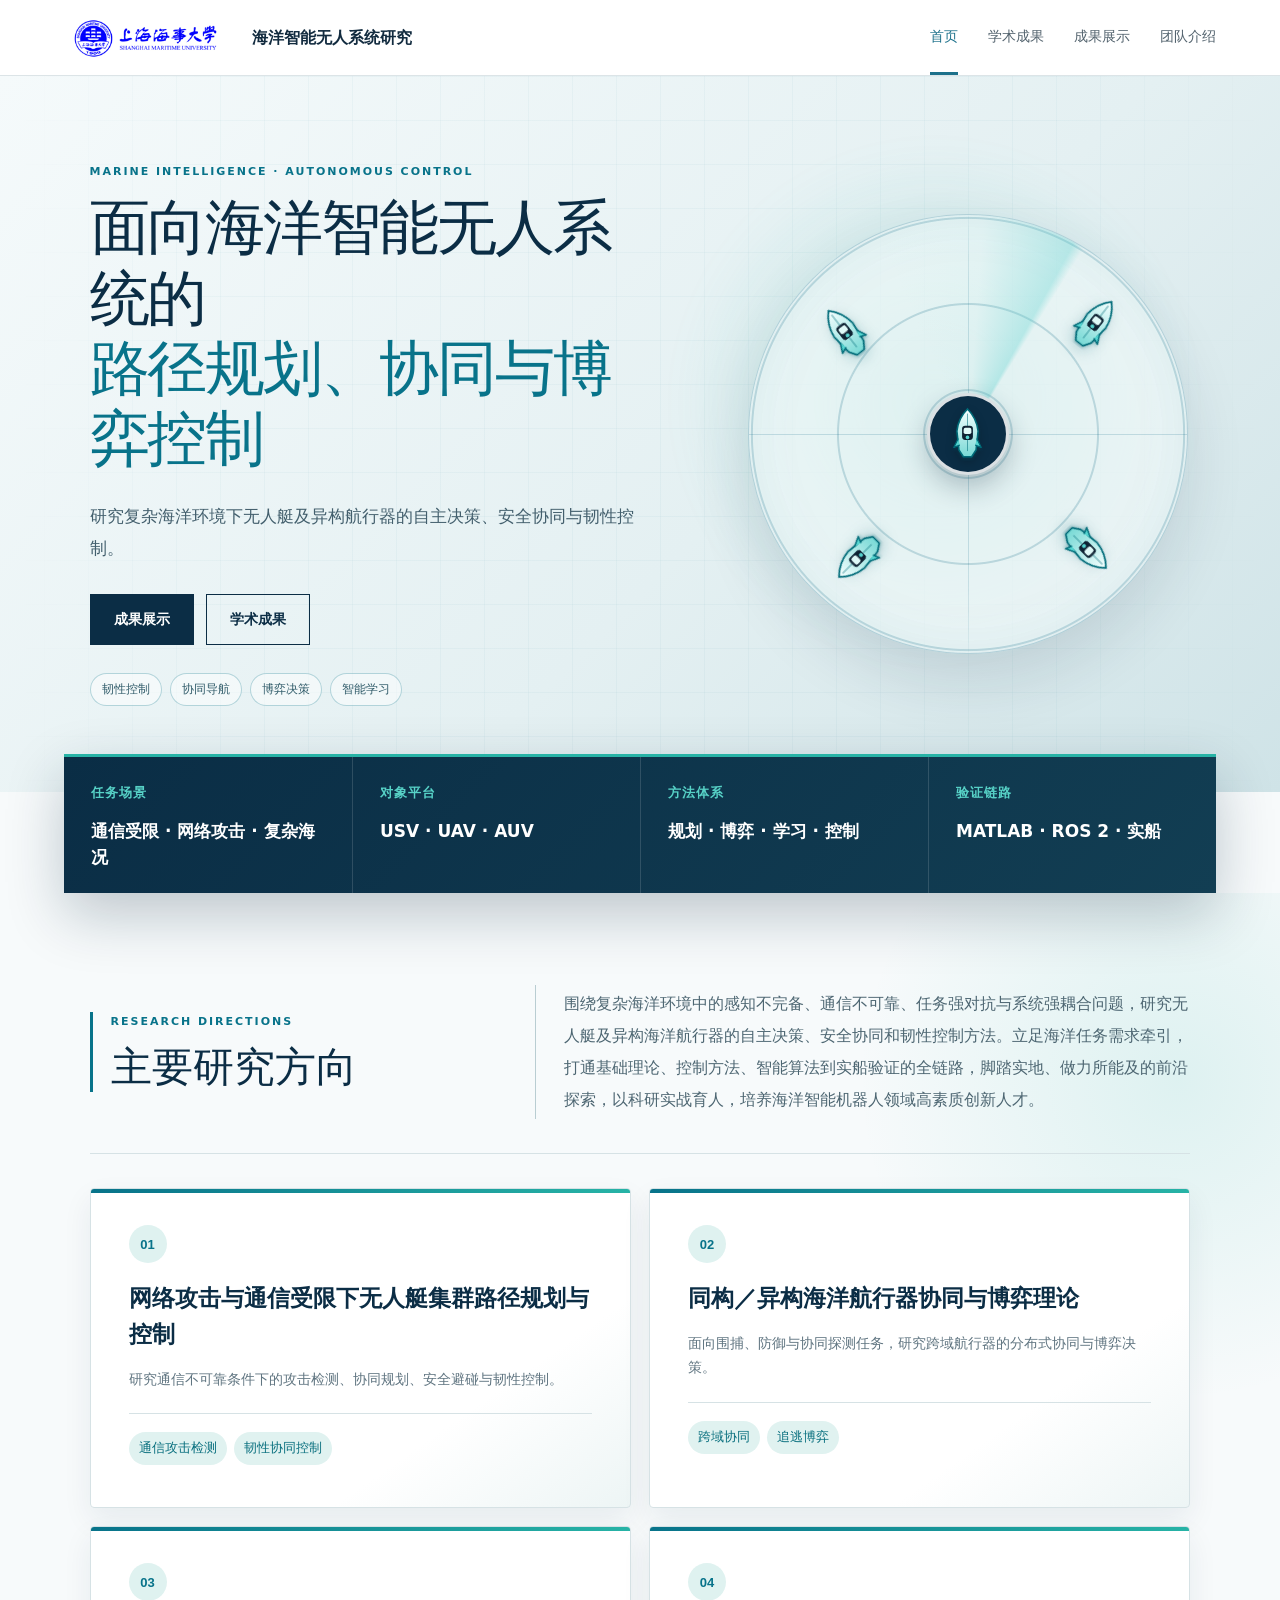
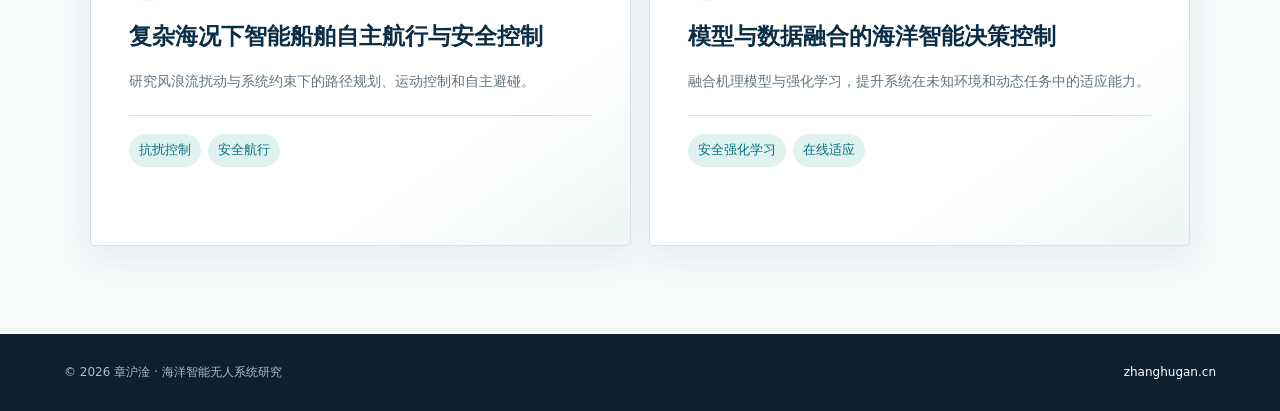
<file: index.html>
<!doctype html>
<html lang="zh-CN"><head><meta charset="utf-8"><meta name="viewport" content="width=device-width,initial-scale=1"><meta name="description" content="海洋智能无人系统路径规划、协同与博弈控制研究"><title>海洋智能无人系统研究</title><link rel="stylesheet" href="styles.css"><link rel="stylesheet" href="home.css"><link rel="stylesheet" href="radar.css"><link rel="stylesheet" href="home-tuning.css"></head>
<body>
<header class="header"><a class="brand" href="index.html"><img src="assets/smu-logo.png" alt="上海海事大学"><b>海洋智能无人系统研究</b></a><button class="menu" aria-label="打开导航">☰</button><nav><a class="active" href="index.html">首页</a><a href="publications.html?v=20261121-academic">学术成果</a><a href="showcase.html">成果展示</a><a href="team.html">团队介绍</a></nav></header>
<main class="home-page">
  <section class="home-hero">
    <div class="hero-copy"><p class="home-eyebrow">MARINE INTELLIGENCE · AUTONOMOUS CONTROL</p><h1>面向海洋智能无人系统的<br><em>路径规划、协同与博弈控制</em></h1><p>研究复杂海洋环境下无人艇及异构航行器的自主决策、安全协同与韧性控制。</p><div class="hero-actions"><a href="showcase.html">成果展示</a><a class="ghost" href="publications.html?v=20261121-academic">学术成果</a></div><ul class="hero-tags"><li>韧性控制</li><li>协同导航</li><li>博弈决策</li><li>智能学习</li></ul></div>
    <div class="system-map radar-map" aria-label="无人艇集群动态雷达探测示意图"><div class="radar-grid"></div><div class="radar-sweep"></div><i class="radar-pulse pulse-one"></i><i class="radar-pulse pulse-two"></i><i class="radar-pulse pulse-three"></i><div class="center-usv"><img src="assets/usv-top.svg" alt="中心无人艇"></div><img class="radar-usv boat-one" src="assets/usv-top.svg" alt="协同无人艇一"><img class="radar-usv boat-two" src="assets/usv-top.svg" alt="协同无人艇二"><img class="radar-usv boat-three" src="assets/usv-top.svg" alt="协同无人艇三"><img class="radar-usv boat-four" src="assets/usv-top.svg" alt="协同无人艇四"></div>
  </section>

  <section class="capability-band" aria-label="研究体系概览">
    <article><span>任务场景</span><strong>通信受限 · 网络攻击 · 复杂海况</strong></article>
    <article><span>对象平台</span><strong>USV · UAV · AUV</strong></article>
    <article><span>方法体系</span><strong>规划 · 博弈 · 学习 · 控制</strong></article>
    <article><span>验证链路</span><strong>MATLAB · ROS 2 · 实船</strong></article>
  </section>

  <section class="research-focus">
    <header class="section-heading"><div><p>RESEARCH DIRECTIONS</p><h2>主要研究方向</h2></div><p>围绕复杂海洋环境中的感知不完备、通信不可靠、任务强对抗与系统强耦合问题，研究无人艇及异构海洋航行器的自主决策、安全协同和韧性控制方法。立足海洋任务需求牵引，打通基础理论、控制方法、智能算法到实船验证的全链路，脚踏实地、做力所能及的前沿探索，以科研实战育人，培养海洋智能机器人领域高素质创新人才。</p></header>
    <div class="direction-grid">
      <article><span>01</span><h3>网络攻击与通信受限下无人艇集群路径规划与控制</h3><p>研究通信不可靠条件下的攻击检测、协同规划、安全避碰与韧性控制。</p><ul><li>通信攻击检测</li><li>韧性协同控制</li></ul></article>
      <article><span>02</span><h3>同构／异构海洋航行器协同与博弈理论</h3><p>面向围捕、防御与协同探测任务，研究跨域航行器的分布式协同与博弈决策。</p><ul><li>跨域协同</li><li>追逃博弈</li></ul></article>
      <article><span>03</span><h3>复杂海况下智能船舶自主航行与安全控制</h3><p>研究风浪流扰动与系统约束下的路径规划、运动控制和自主避碰。</p><ul><li>抗扰控制</li><li>安全航行</li></ul></article>
      <article><span>04</span><h3>模型与数据融合的海洋智能决策控制</h3><p>融合机理模型与强化学习，提升系统在未知环境和动态任务中的适应能力。</p><ul><li>安全强化学习</li><li>在线适应</li></ul></article>
    </div>
  </section>

</main>
<footer><p>© 2026 章沪淦 · 海洋智能无人系统研究</p><a href="index.html">zhanghugan.cn</a></footer><script src="app.js"></script></body></html>
</file>
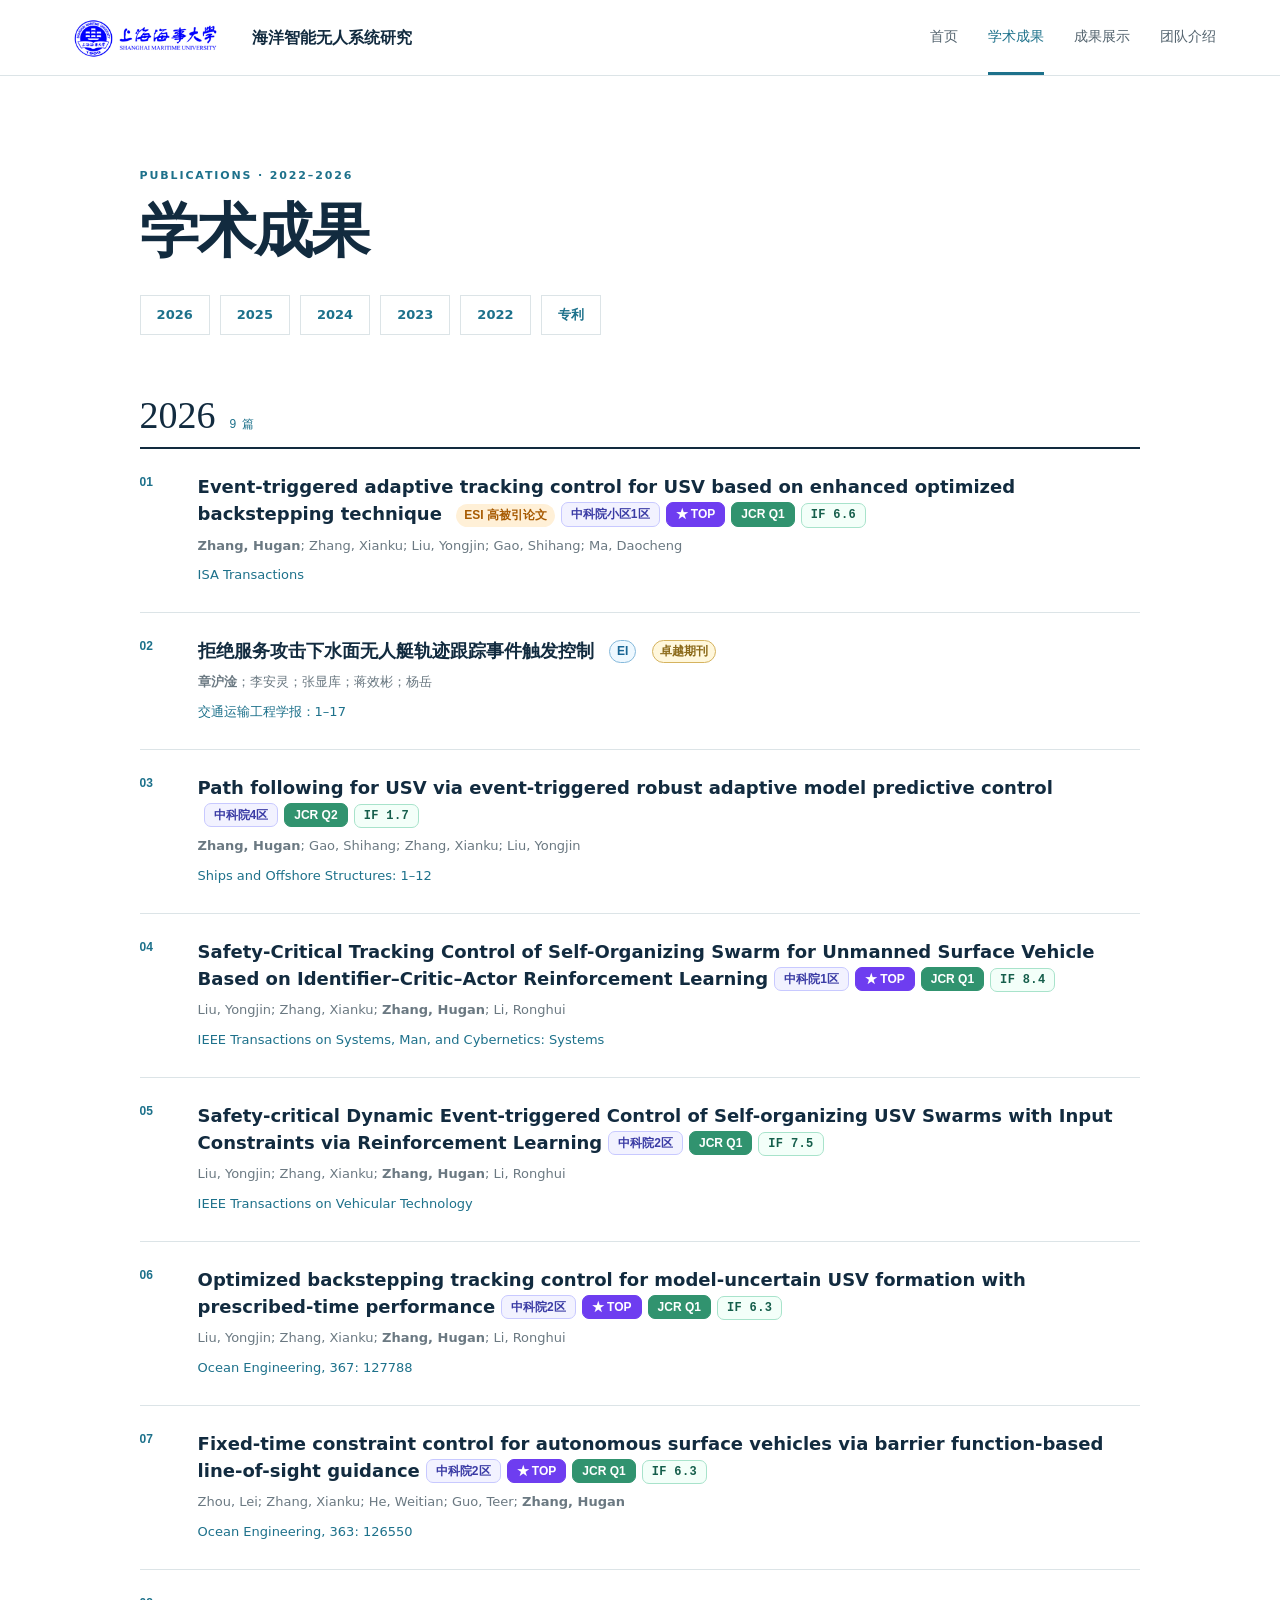
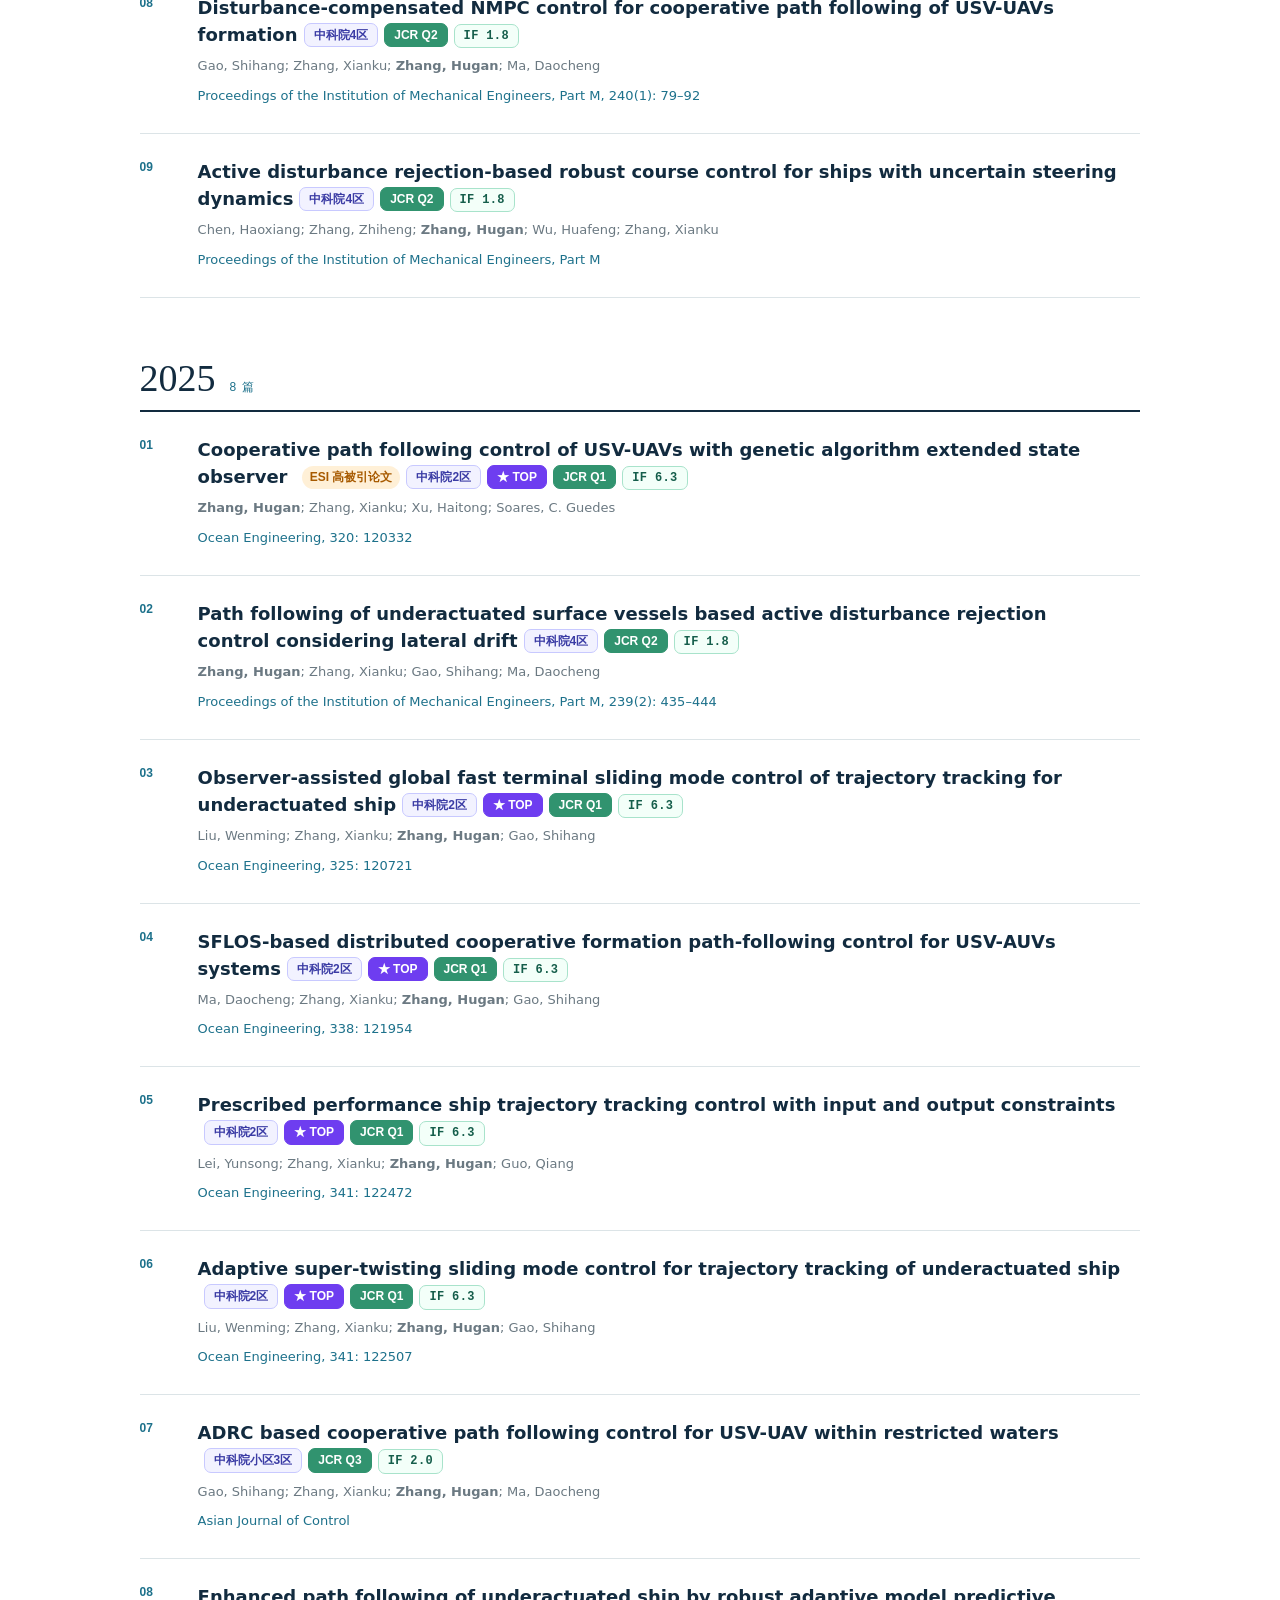
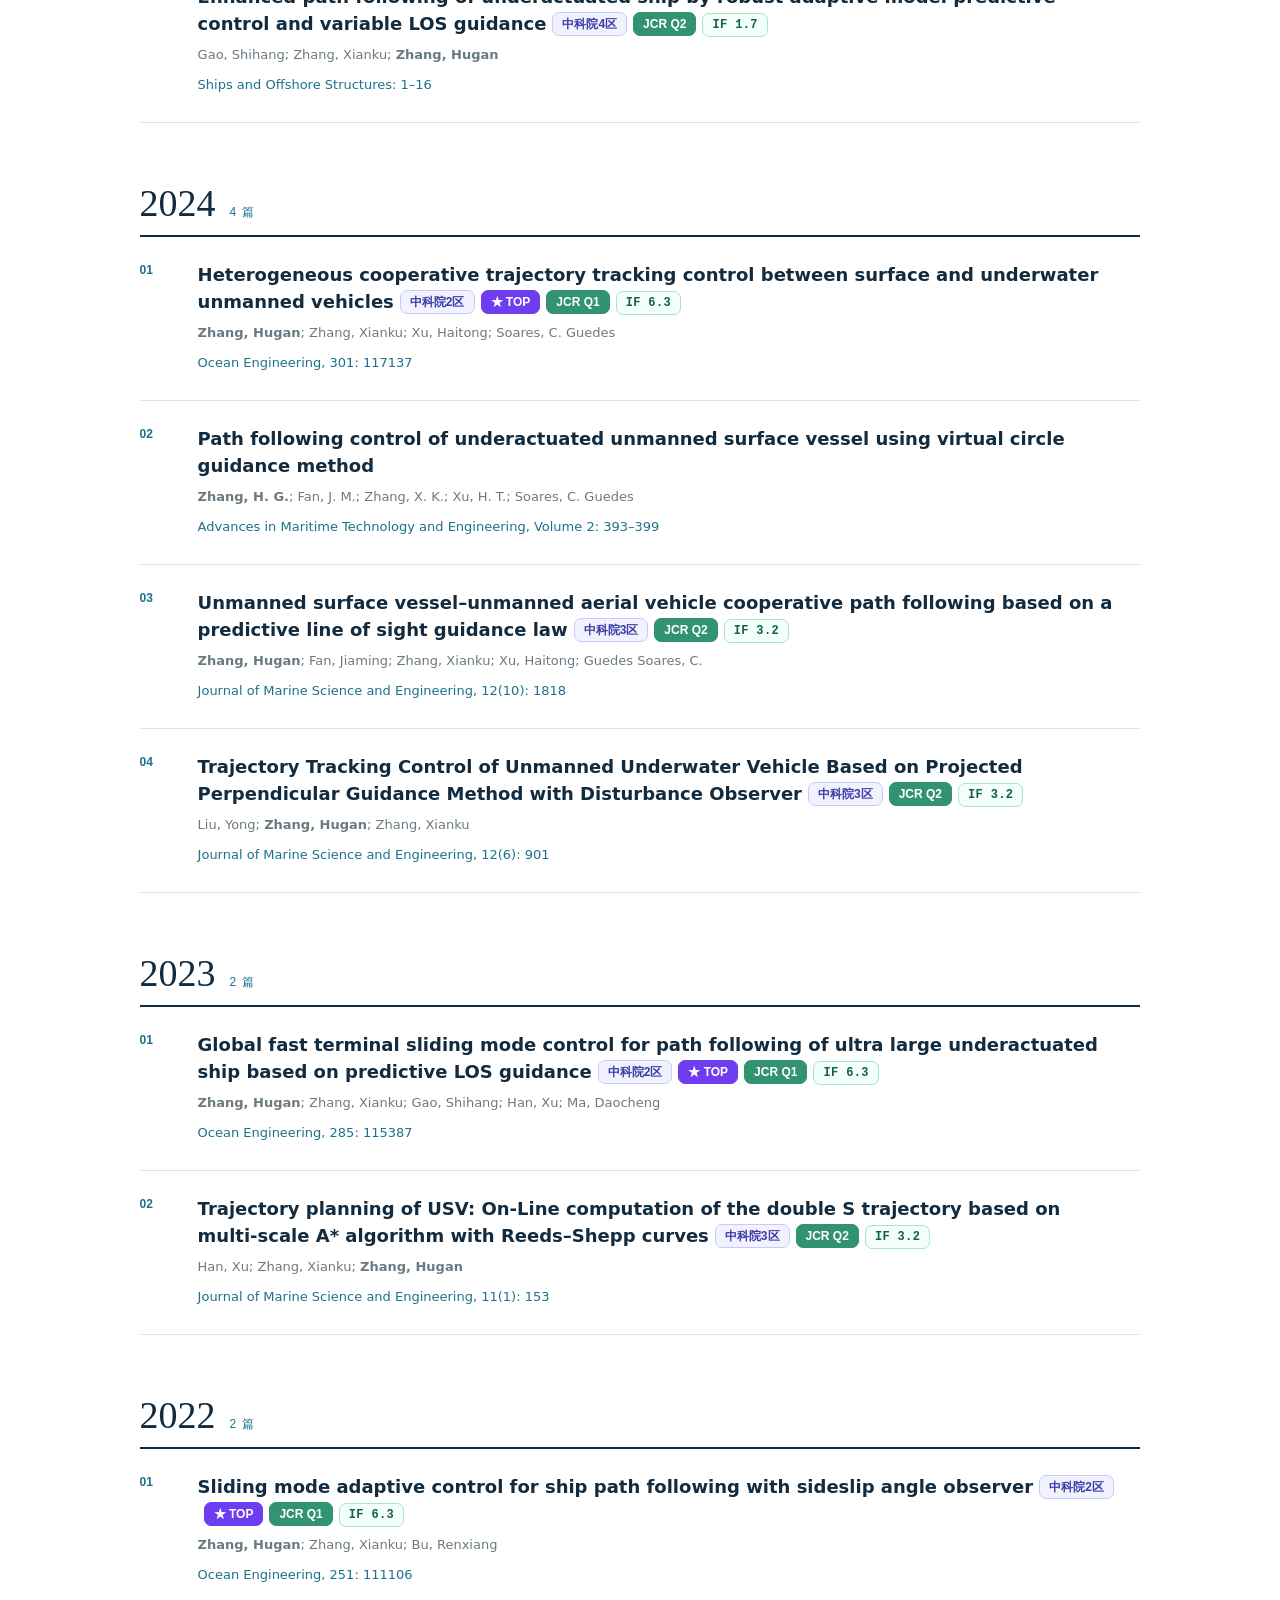
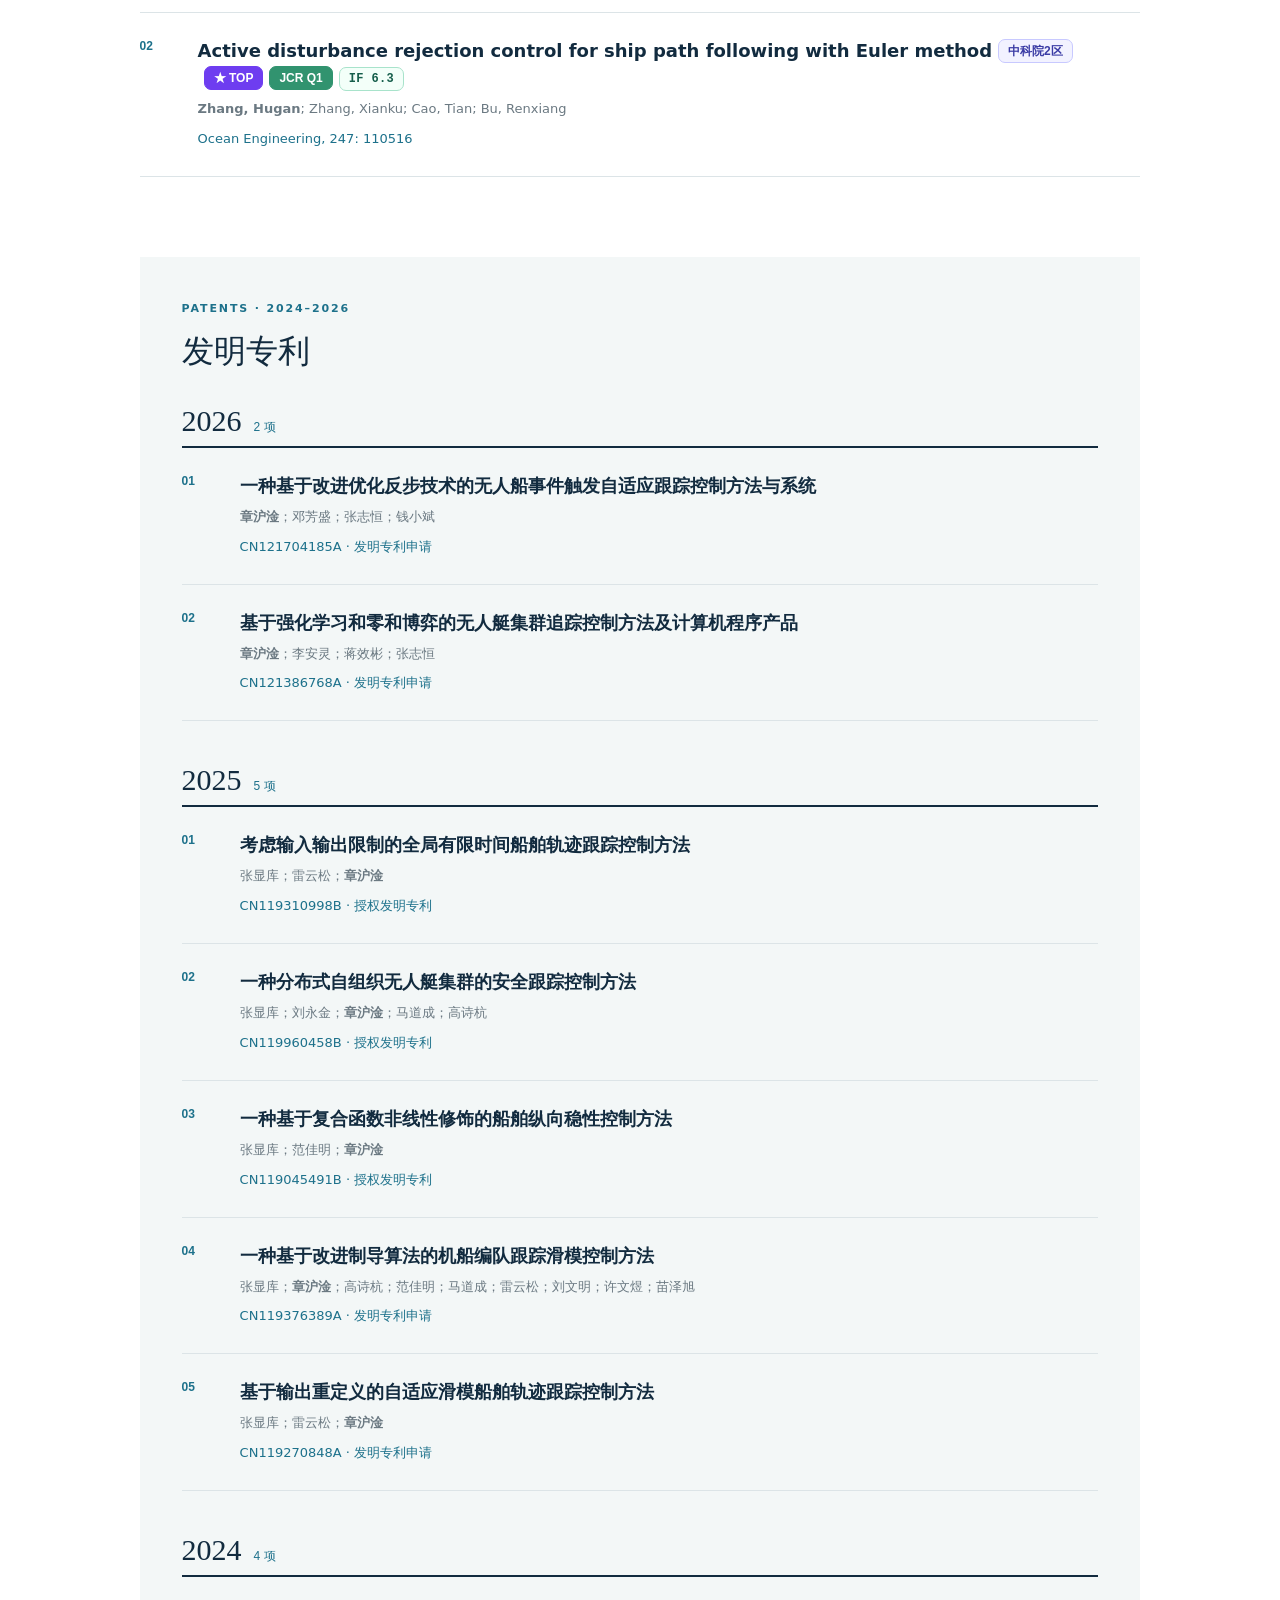
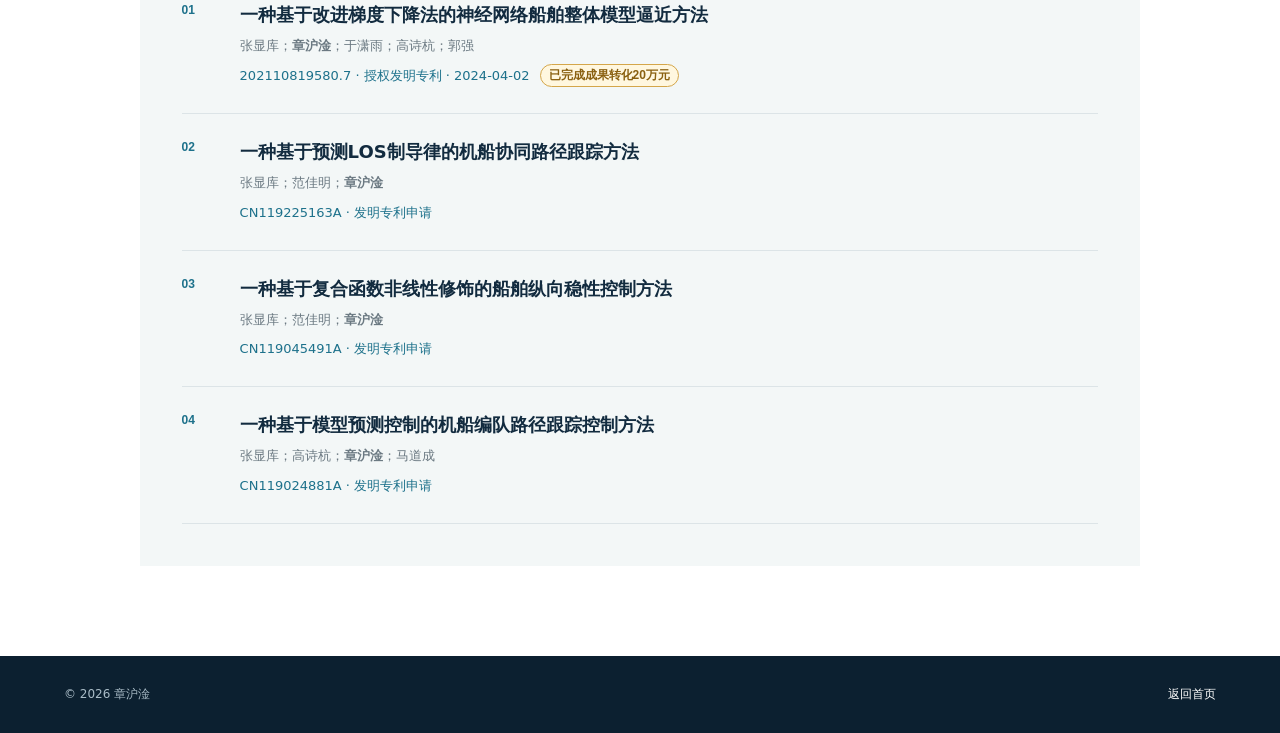
<file: publications.html>
<!doctype html>
<html lang="zh-CN"><head><meta charset="utf-8"><meta name="viewport" content="width=device-width,initial-scale=1"><title>学术成果｜章沪淦</title><link rel="stylesheet" href="styles.css"><link rel="stylesheet" href="publications.css?v=20261121-ei"><link rel="stylesheet" href="patents.css?v=20261125-transfer"><link rel="stylesheet" href="badges.css?v=20261121-label-font"></head><body>
<header class="header"><a class="brand" href="index.html"><img src="assets/smu-logo.png" alt="上海海事大学"><b>海洋智能无人系统研究</b></a><button class="menu">☰</button><nav><a href="index.html">首页</a><a class="active" href="publications.html?v=20261121-academic">学术成果</a><a href="showcase.html">成果展示</a><a href="team.html">团队介绍</a></nav></header>
<main class="inner publications-page"><p class="kicker">PUBLICATIONS · 2022–2026</p><h1>学术成果</h1>
<nav class="year-nav" aria-label="成果年份导航"><a href="#year-2026">2026</a><a href="#year-2025">2025</a><a href="#year-2024">2024</a><a href="#year-2023">2023</a><a href="#year-2022">2022</a><a href="#patents">专利</a></nav>
<section class="year-group" id="year-2026"><h2><span>2026</span><small>9 篇</small></h2><div class="paper-list">
<article><h3>Event-triggered adaptive tracking control for USV based on enhanced optimized backstepping technique <span class="esi-badge">ESI 高被引论文</span></h3><p>Zhang, Hugan; Zhang, Xianku; Liu, Yongjin; Gao, Shihang; Ma, Daocheng</p><cite>ISA Transactions</cite></article>
<article><h3>拒绝服务攻击下水面无人艇轨迹跟踪事件触发控制 <span class="ei-badge">EI</span> <span class="excellence-badge">卓越期刊</span></h3><p>章沪淦；李安灵；张显库；蒋效彬；杨岳</p><cite>交通运输工程学报：1–17</cite></article>
<article><h3>Path following for USV via event-triggered robust adaptive model predictive control</h3><p>Zhang, Hugan; Gao, Shihang; Zhang, Xianku; Liu, Yongjin</p><cite>Ships and Offshore Structures: 1–12</cite></article>
<article><h3>Safety-Critical Tracking Control of Self-Organizing Swarm for Unmanned Surface Vehicle Based on Identifier–Critic–Actor Reinforcement Learning</h3><p>Liu, Yongjin; Zhang, Xianku; Zhang, Hugan; Li, Ronghui</p><cite>IEEE Transactions on Systems, Man, and Cybernetics: Systems</cite></article>
<article><h3>Safety-critical Dynamic Event-triggered Control of Self-organizing USV Swarms with Input Constraints via Reinforcement Learning</h3><p>Liu, Yongjin; Zhang, Xianku; Zhang, Hugan; Li, Ronghui</p><cite>IEEE Transactions on Vehicular Technology</cite></article>
<article><h3>Optimized backstepping tracking control for model-uncertain USV formation with prescribed-time performance</h3><p>Liu, Yongjin; Zhang, Xianku; Zhang, Hugan; Li, Ronghui</p><cite>Ocean Engineering, 367: 127788</cite></article>
<article><h3>Fixed-time constraint control for autonomous surface vehicles via barrier function-based line-of-sight guidance</h3><p>Zhou, Lei; Zhang, Xianku; He, Weitian; Guo, Teer; Zhang, Hugan</p><cite>Ocean Engineering, 363: 126550</cite></article>
<article><h3>Disturbance-compensated NMPC control for cooperative path following of USV-UAVs formation</h3><p>Gao, Shihang; Zhang, Xianku; Zhang, Hugan; Ma, Daocheng</p><cite>Proceedings of the Institution of Mechanical Engineers, Part M, 240(1): 79–92</cite></article>
<article><h3>Active disturbance rejection-based robust course control for ships with uncertain steering dynamics</h3><p>Chen, Haoxiang; Zhang, Zhiheng; Zhang, Hugan; Wu, Huafeng; Zhang, Xianku</p><cite>Proceedings of the Institution of Mechanical Engineers, Part M</cite></article>
</div></section>
<section class="year-group" id="year-2025"><h2><span>2025</span><small>8 篇</small></h2><div class="paper-list">
<article><h3>Cooperative path following control of USV-UAVs with genetic algorithm extended state observer <span class="esi-badge">ESI 高被引论文</span></h3><p>Zhang, Hugan; Zhang, Xianku; Xu, Haitong; Soares, C. Guedes</p><cite>Ocean Engineering, 320: 120332</cite></article>
<article><h3>Path following of underactuated surface vessels based active disturbance rejection control considering lateral drift</h3><p>Zhang, Hugan; Zhang, Xianku; Gao, Shihang; Ma, Daocheng</p><cite>Proceedings of the Institution of Mechanical Engineers, Part M, 239(2): 435–444</cite></article>
<article><h3>Observer-assisted global fast terminal sliding mode control of trajectory tracking for underactuated ship</h3><p>Liu, Wenming; Zhang, Xianku; Zhang, Hugan; Gao, Shihang</p><cite>Ocean Engineering, 325: 120721</cite></article>
<article><h3>SFLOS-based distributed cooperative formation path-following control for USV-AUVs systems</h3><p>Ma, Daocheng; Zhang, Xianku; Zhang, Hugan; Gao, Shihang</p><cite>Ocean Engineering, 338: 121954</cite></article>
<article><h3>Prescribed performance ship trajectory tracking control with input and output constraints</h3><p>Lei, Yunsong; Zhang, Xianku; Zhang, Hugan; Guo, Qiang</p><cite>Ocean Engineering, 341: 122472</cite></article>
<article><h3>Adaptive super-twisting sliding mode control for trajectory tracking of underactuated ship</h3><p>Liu, Wenming; Zhang, Xianku; Zhang, Hugan; Gao, Shihang</p><cite>Ocean Engineering, 341: 122507</cite></article>
<article><h3>ADRC based cooperative path following control for USV-UAV within restricted waters</h3><p>Gao, Shihang; Zhang, Xianku; Zhang, Hugan; Ma, Daocheng</p><cite>Asian Journal of Control</cite></article>
<article><h3>Enhanced path following of underactuated ship by robust adaptive model predictive control and variable LOS guidance</h3><p>Gao, Shihang; Zhang, Xianku; Zhang, Hugan</p><cite>Ships and Offshore Structures: 1–16</cite></article>
</div></section>
<section class="year-group" id="year-2024"><h2><span>2024</span><small>4 篇</small></h2><div class="paper-list">
<article><h3>Heterogeneous cooperative trajectory tracking control between surface and underwater unmanned vehicles</h3><p>Zhang, Hugan; Zhang, Xianku; Xu, Haitong; Soares, C. Guedes</p><cite>Ocean Engineering, 301: 117137</cite></article>
<article><h3>Path following control of underactuated unmanned surface vessel using virtual circle guidance method</h3><p>Zhang, H. G.; Fan, J. M.; Zhang, X. K.; Xu, H. T.; Soares, C. Guedes</p><cite>Advances in Maritime Technology and Engineering, Volume 2: 393–399</cite></article>
<article><h3>Unmanned surface vessel–unmanned aerial vehicle cooperative path following based on a predictive line of sight guidance law</h3><p>Zhang, Hugan; Fan, Jiaming; Zhang, Xianku; Xu, Haitong; Guedes Soares, C.</p><cite>Journal of Marine Science and Engineering, 12(10): 1818</cite></article>
<article><h3>Trajectory Tracking Control of Unmanned Underwater Vehicle Based on Projected Perpendicular Guidance Method with Disturbance Observer</h3><p>Liu, Yong; Zhang, Hugan; Zhang, Xianku</p><cite>Journal of Marine Science and Engineering, 12(6): 901</cite></article>
</div></section>
<section class="year-group" id="year-2023"><h2><span>2023</span><small>2 篇</small></h2><div class="paper-list">
<article><h3>Global fast terminal sliding mode control for path following of ultra large underactuated ship based on predictive LOS guidance</h3><p>Zhang, Hugan; Zhang, Xianku; Gao, Shihang; Han, Xu; Ma, Daocheng</p><cite>Ocean Engineering, 285: 115387</cite></article>
<article><h3>Trajectory planning of USV: On-Line computation of the double S trajectory based on multi-scale A* algorithm with Reeds–Shepp curves</h3><p>Han, Xu; Zhang, Xianku; Zhang, Hugan</p><cite>Journal of Marine Science and Engineering, 11(1): 153</cite></article>
</div></section>
<section class="year-group" id="year-2022"><h2><span>2022</span><small>2 篇</small></h2><div class="paper-list">
<article><h3>Sliding mode adaptive control for ship path following with sideslip angle observer</h3><p>Zhang, Hugan; Zhang, Xianku; Bu, Renxiang</p><cite>Ocean Engineering, 251: 111106</cite></article>
<article><h3>Active disturbance rejection control for ship path following with Euler method</h3><p>Zhang, Hugan; Zhang, Xianku; Cao, Tian; Bu, Renxiang</p><cite>Ocean Engineering, 247: 110516</cite></article>
</div></section>
<section class="patent-block" id="patents"><p class="kicker">PATENTS · 2024–2026</p><h2>发明专利</h2>
<section class="patent-year"><h3><span>2026</span><small>2 项</small></h3><div class="paper-list patent-list">
<article><h3>一种基于改进优化反步技术的无人船事件触发自适应跟踪控制方法与系统</h3><p>章沪淦；邓芳盛；张志恒；钱小斌</p><cite>CN121704185A · 发明专利申请</cite></article>
<article><h3>基于强化学习和零和博弈的无人艇集群追踪控制方法及计算机程序产品</h3><p>章沪淦；李安灵；蒋效彬；张志恒</p><cite>CN121386768A · 发明专利申请</cite></article>
</div></section>
<section class="patent-year"><h3><span>2025</span><small>5 项</small></h3><div class="paper-list patent-list">
<article><h3>考虑输入输出限制的全局有限时间船舶轨迹跟踪控制方法</h3><p>张显库；雷云松；章沪淦</p><cite>CN119310998B · 授权发明专利</cite></article>
<article><h3>一种分布式自组织无人艇集群的安全跟踪控制方法</h3><p>张显库；刘永金；章沪淦；马道成；高诗杭</p><cite>CN119960458B · 授权发明专利</cite></article>
<article><h3>一种基于复合函数非线性修饰的船舶纵向稳性控制方法</h3><p>张显库；范佳明；章沪淦</p><cite>CN119045491B · 授权发明专利</cite></article>
<article><h3>一种基于改进制导算法的机船编队跟踪滑模控制方法</h3><p>张显库；章沪淦；高诗杭；范佳明；马道成；雷云松；刘文明；许文煜；苗泽旭</p><cite>CN119376389A · 发明专利申请</cite></article>
<article><h3>基于输出重定义的自适应滑模船舶轨迹跟踪控制方法</h3><p>张显库；雷云松；章沪淦</p><cite>CN119270848A · 发明专利申请</cite></article>
</div></section>
<section class="patent-year"><h3><span>2024</span><small>4 项</small></h3><div class="paper-list patent-list">
<article><h3>一种基于改进梯度下降法的神经网络船舶整体模型逼近方法</h3><p>张显库；章沪淦；于潇雨；高诗杭；郭强</p><cite>202110819580.7 · 授权发明专利 · 2024-04-02</cite><span class="transfer-badge">已完成成果转化20万元</span></article>
<article><h3>一种基于预测LOS制导律的机船协同路径跟踪方法</h3><p>张显库；范佳明；章沪淦</p><cite>CN119225163A · 发明专利申请</cite></article>
<article><h3>一种基于复合函数非线性修饰的船舶纵向稳性控制方法</h3><p>张显库；范佳明；章沪淦</p><cite>CN119045491A · 发明专利申请</cite></article>
<article><h3>一种基于模型预测控制的机船编队路径跟踪控制方法</h3><p>张显库；高诗杭；章沪淦；马道成</p><cite>CN119024881A · 发明专利申请</cite></article>
</div></section>
</section>
</main><footer><p>© 2026 章沪淦</p><a href="index.html">返回首页</a></footer><script src="app.js"></script><script src="publications.js?v=20261121-badges"></script></body></html>
</file>
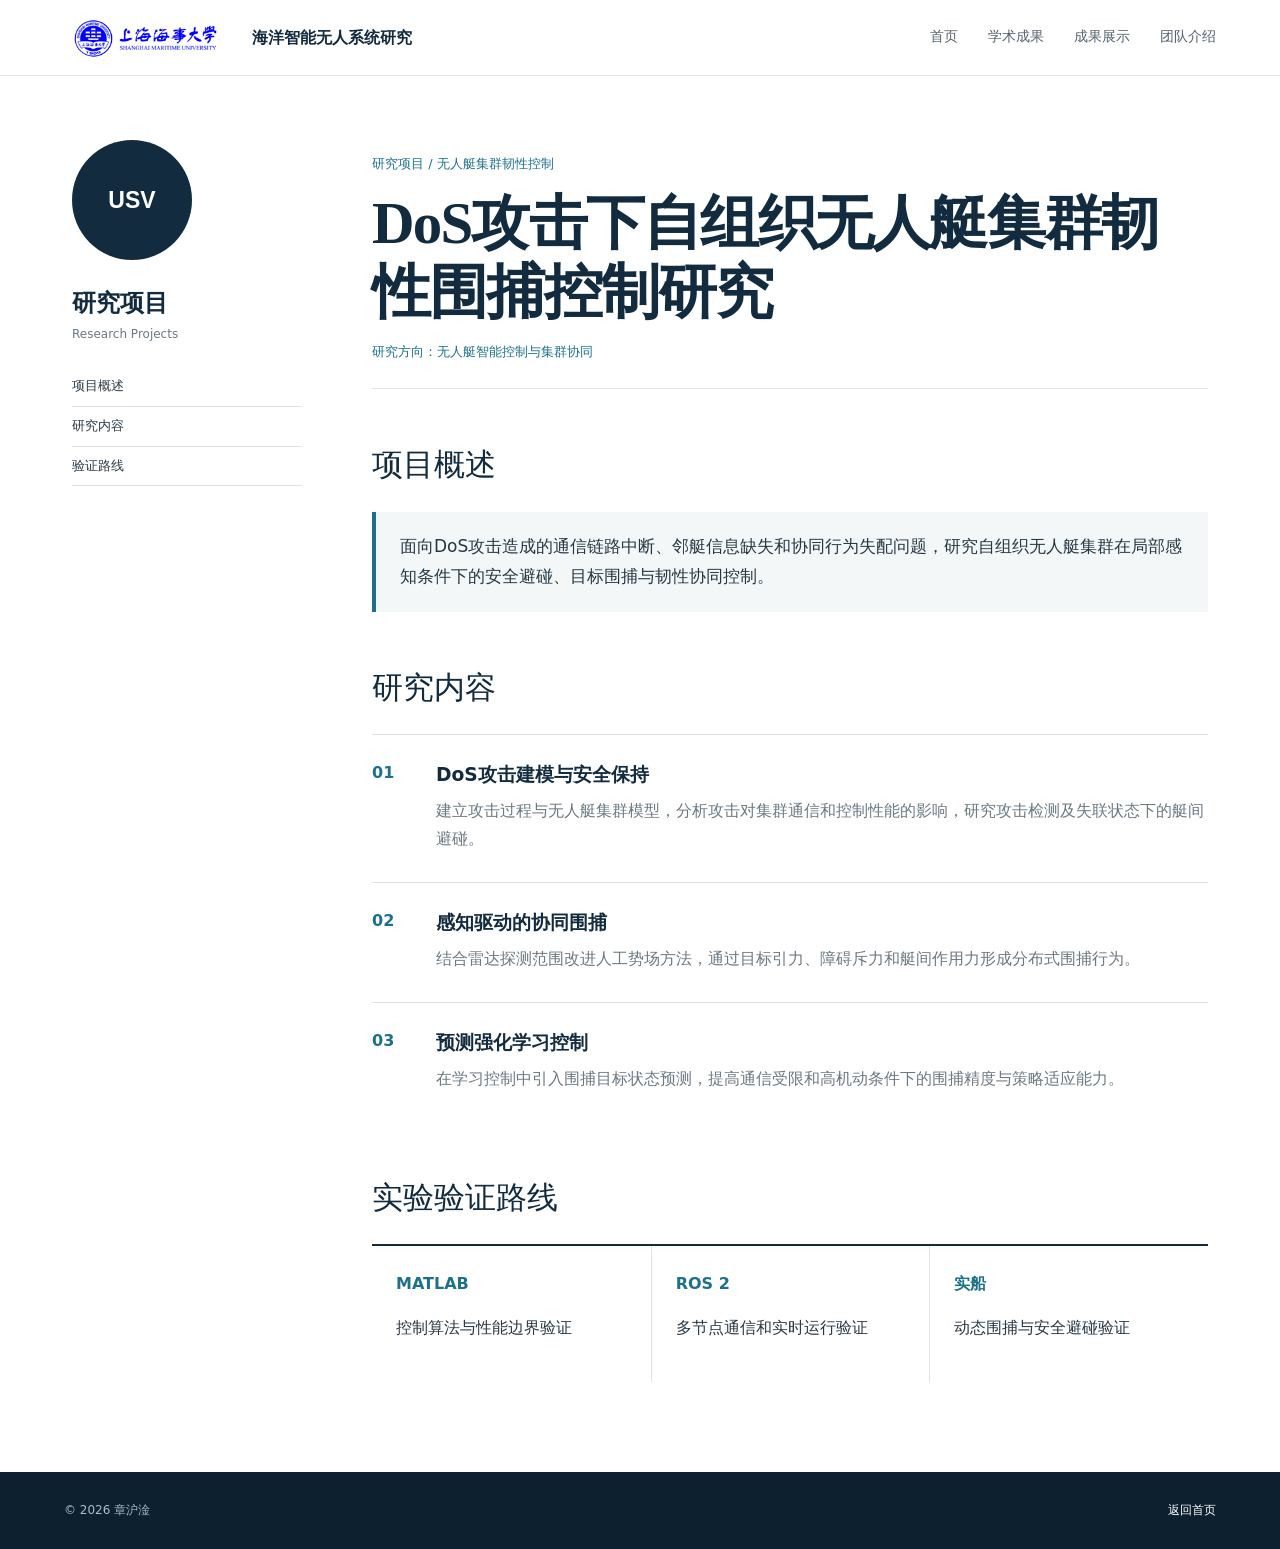
<file: research.html>
<!doctype html>
<html lang="zh-CN"><head><meta charset="utf-8"><meta name="viewport" content="width=device-width,initial-scale=1"><title>研究项目｜章沪淦</title><link rel="stylesheet" href="styles.css"></head><body>
<header class="header"><a class="brand" href="index.html"><img src="assets/smu-logo.png" alt="上海海事大学"><b>海洋智能无人系统研究</b></a><button class="menu">☰</button><nav><a href="index.html">首页</a><a href="publications.html?v=20261121-academic">学术成果</a><a href="showcase.html">成果展示</a><a href="team.html">团队介绍</a></nav></header>
<main class="article-shell"><aside><div class="avatar">USV</div><h2>研究项目</h2><p>Research Projects</p><a href="#overview">项目概述</a><a href="#contents">研究内容</a><a href="#route">验证路线</a></aside><article>
<p class="breadcrumb">研究项目 / 无人艇集群韧性控制</p><h1>DoS攻击下自组织无人艇集群韧性围捕控制研究</h1><p class="meta">研究方向：无人艇智能控制与集群协同</p>
<section id="overview"><h2>项目概述</h2><p class="quote">面向DoS攻击造成的通信链路中断、邻艇信息缺失和协同行为失配问题，研究自组织无人艇集群在局部感知条件下的安全避碰、目标围捕与韧性协同控制。</p></section>
<section id="contents"><h2>研究内容</h2><div class="number-list"><div><b>01</b><h3>DoS攻击建模与安全保持</h3><p>建立攻击过程与无人艇集群模型，分析攻击对集群通信和控制性能的影响，研究攻击检测及失联状态下的艇间避碰。</p></div><div><b>02</b><h3>感知驱动的协同围捕</h3><p>结合雷达探测范围改进人工势场方法，通过目标引力、障碍斥力和艇间作用力形成分布式围捕行为。</p></div><div><b>03</b><h3>预测强化学习控制</h3><p>在学习控制中引入围捕目标状态预测，提高通信受限和高机动条件下的围捕精度与策略适应能力。</p></div></div></section>
<section id="route"><h2>实验验证路线</h2><div class="route"><div><b>MATLAB</b><p>控制算法与性能边界验证</p></div><div><b>ROS 2</b><p>多节点通信和实时运行验证</p></div><div><b>实船</b><p>动态围捕与安全避碰验证</p></div></div></section>
</article></main><footer><p>© 2026 章沪淦</p><a href="index.html">返回首页</a></footer><script src="app.js"></script></body></html>
</file>
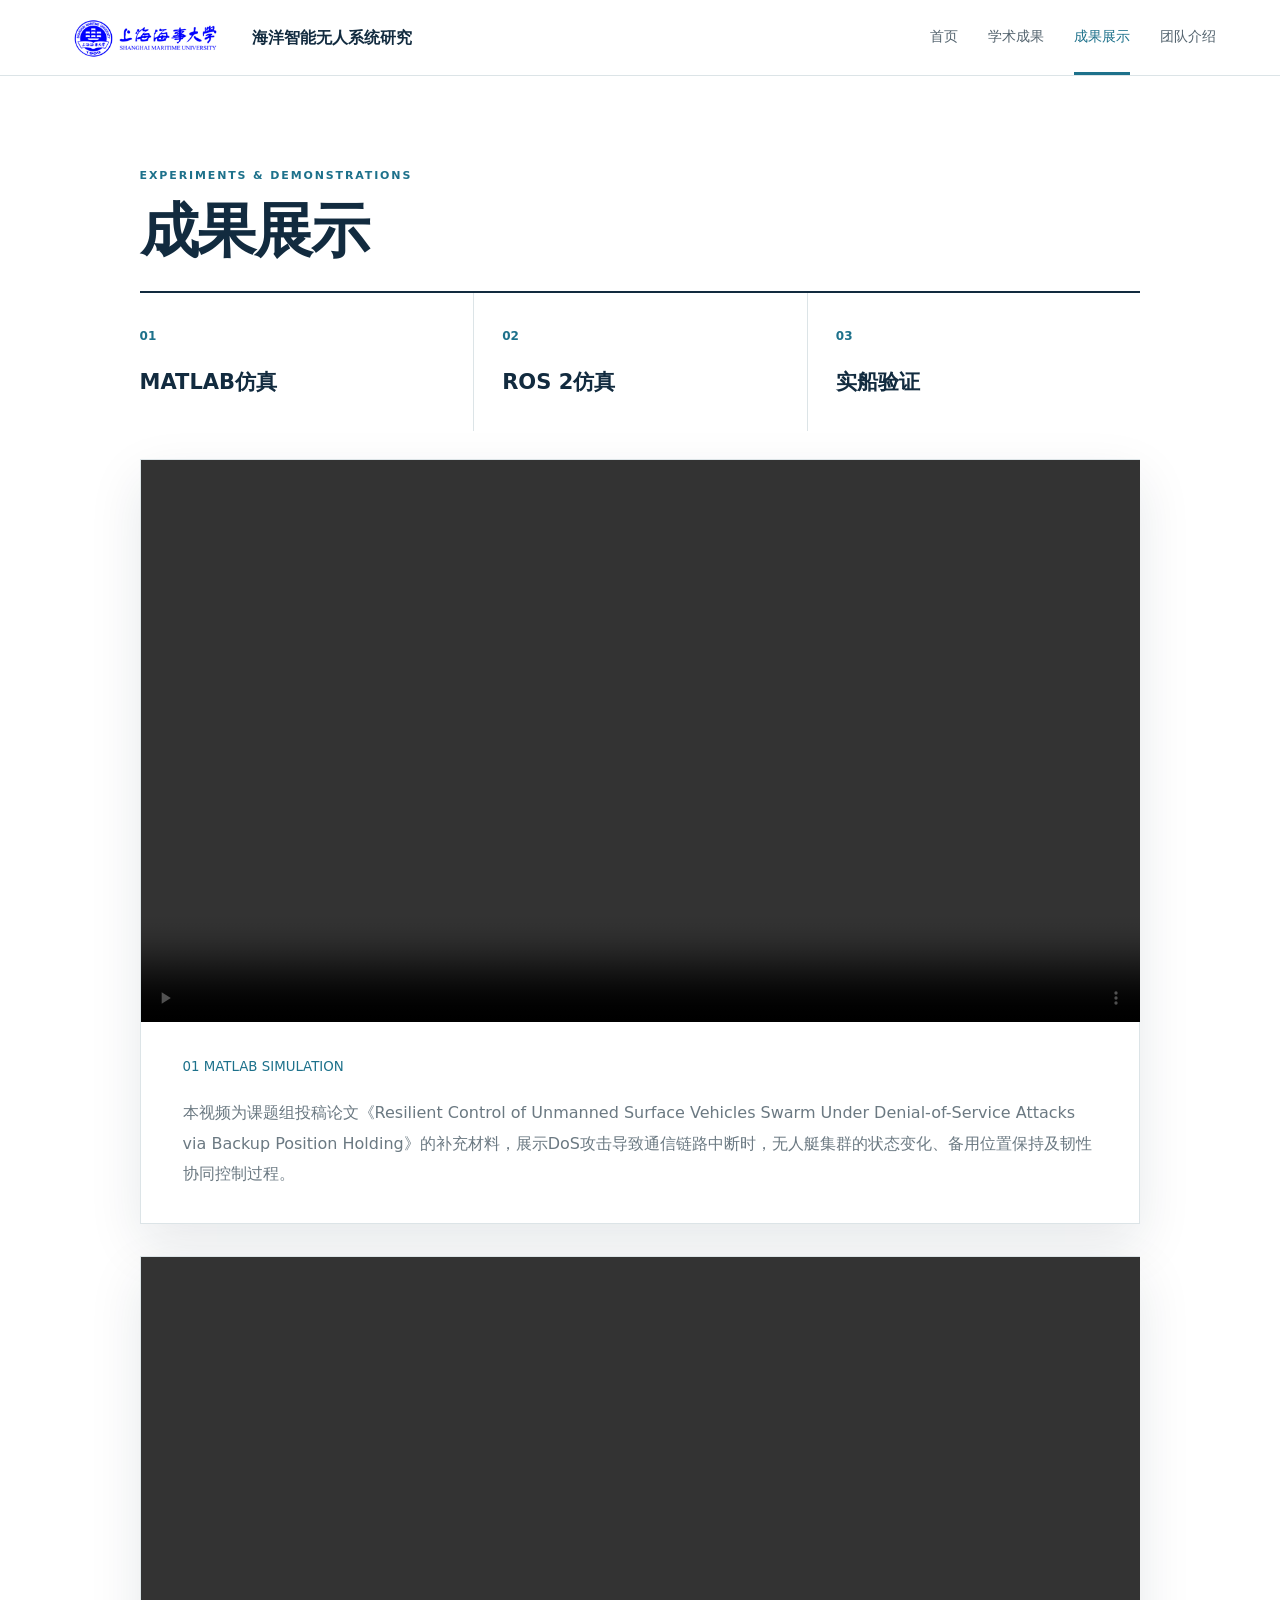
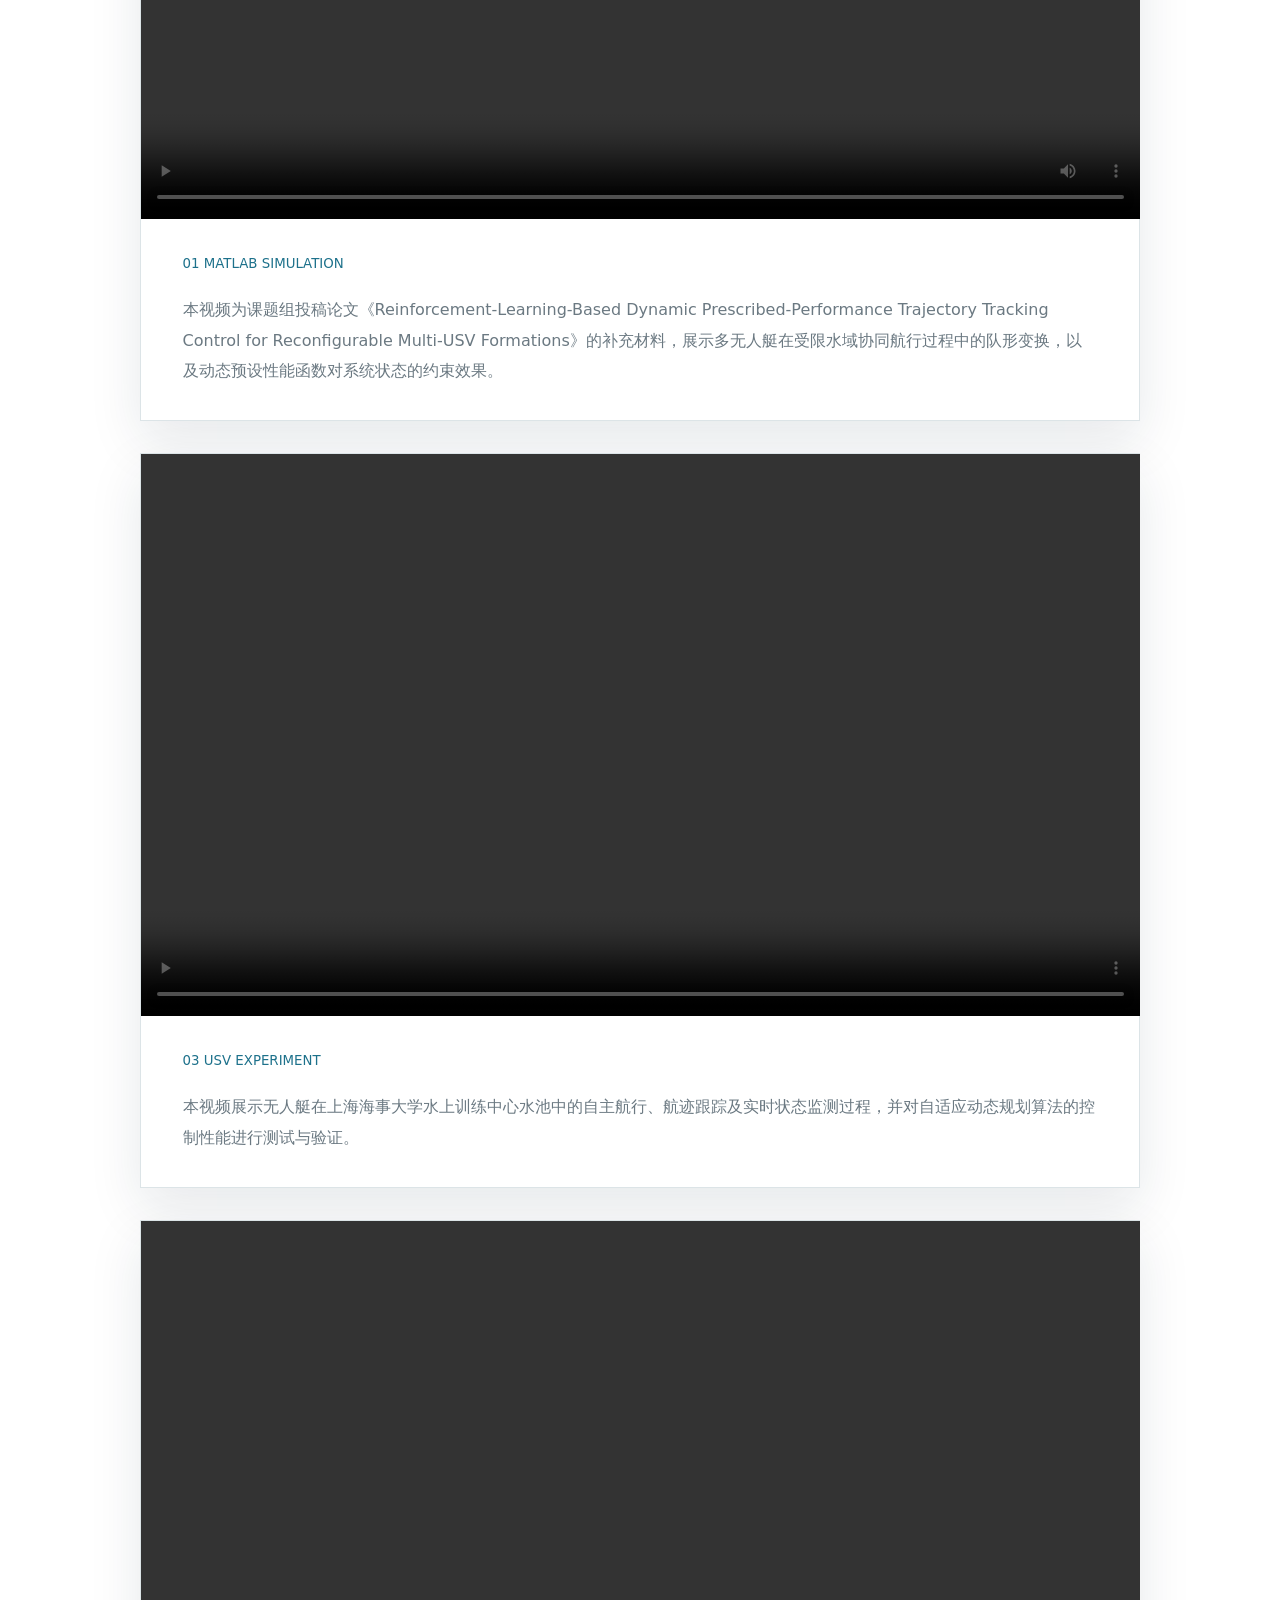
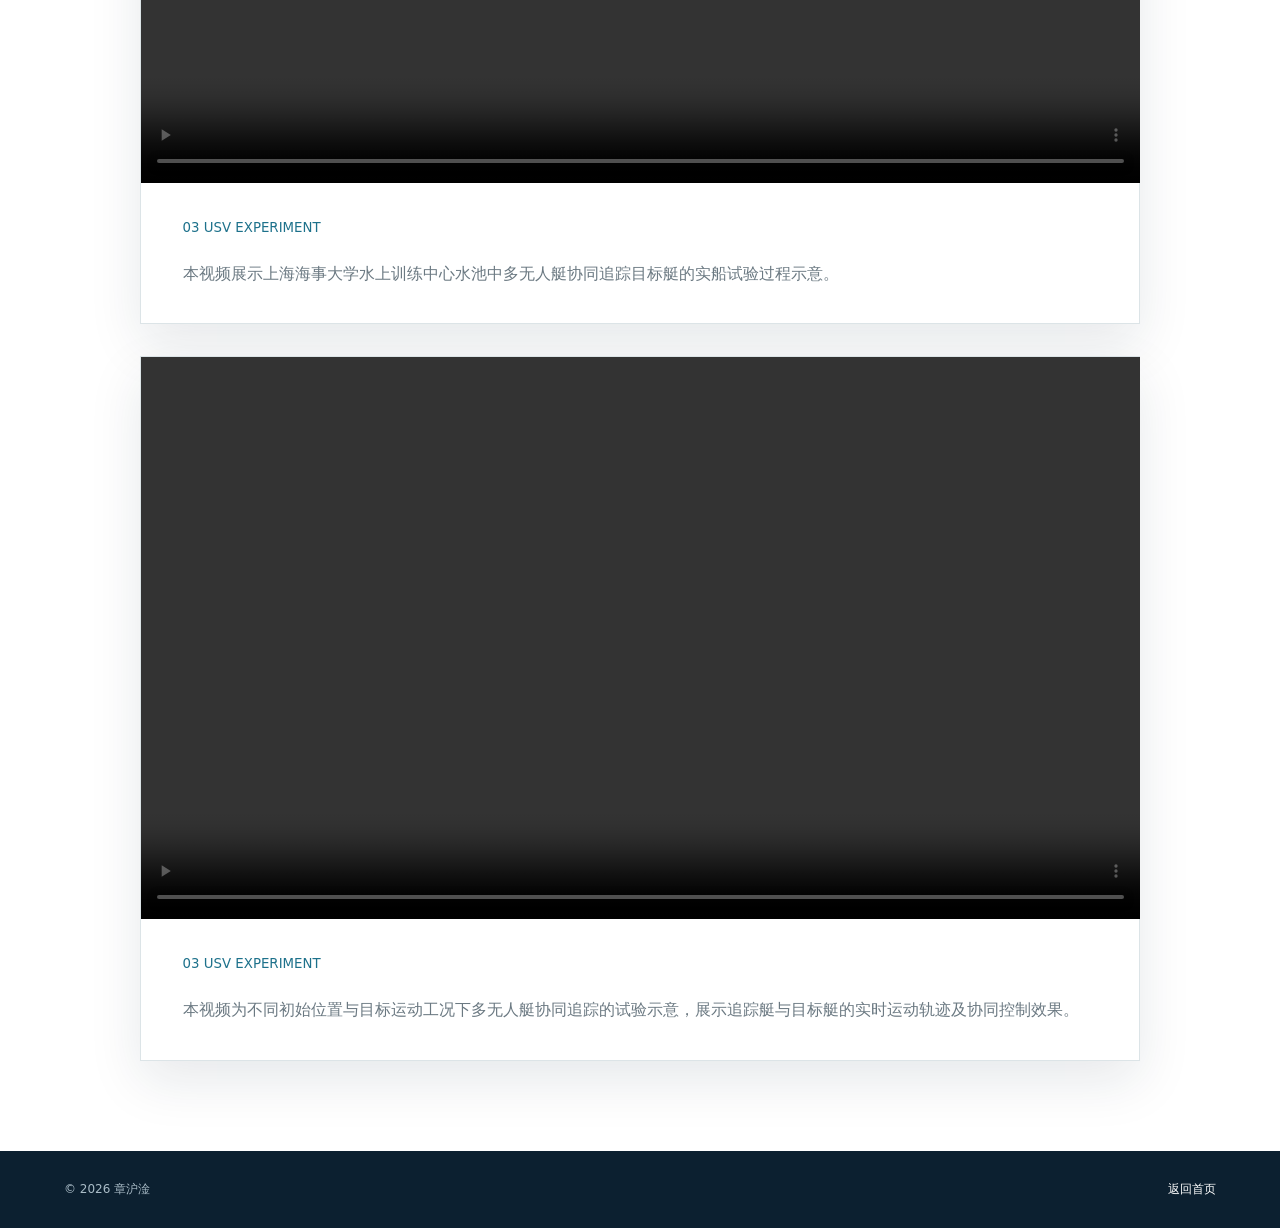
<file: showcase.html>
<!doctype html>
<html lang="zh-CN"><head><meta charset="utf-8"><meta name="viewport" content="width=device-width,initial-scale=1"><title>成果展示｜章沪淦</title><link rel="stylesheet" href="styles.css"><link rel="stylesheet" href="showcase.css?v=20261121-stacked"></head><body>
<header class="header"><a class="brand" href="index.html"><img src="assets/smu-logo.png" alt="上海海事大学"><b>海洋智能无人系统研究</b></a><button class="menu">☰</button><nav><a href="index.html">首页</a><a href="publications.html?v=20261121-academic">学术成果</a><a class="active" href="showcase.html">成果展示</a><a href="team.html">团队介绍</a></nav></header>
<main class="inner"><p class="kicker">EXPERIMENTS & DEMONSTRATIONS</p><h1>成果展示</h1>
<div class="show-grid"><article><b>01</b><h3>MATLAB仿真</h3></article><article><b>02</b><h3>ROS 2仿真</h3></article><article><b>03</b><h3>实船验证</h3></article></div>
<section class="featured"><video controls preload="metadata" playsinline><source src="assets/resilient-control-matlab.mp4" type="video/mp4"></video><div><small>01 MATLAB SIMULATION</small><p>本视频为课题组投稿论文《Resilient Control of Unmanned Surface Vehicles Swarm Under Denial-of-Service Attacks via Backup Position Holding》的补充材料，展示DoS攻击导致通信链路中断时，无人艇集群的状态变化、备用位置保持及韧性协同控制过程。</p></div></section>
<section class="featured showcase-item"><video controls preload="metadata" playsinline><source src="assets/simulation.mp4" type="video/mp4"></video><div><small>01 MATLAB SIMULATION</small><p>本视频为课题组投稿论文《Reinforcement-Learning-Based Dynamic Prescribed-Performance Trajectory Tracking Control for Reconfigurable Multi-USV Formations》的补充材料，展示多无人艇在受限水域协同航行过程中的队形变换，以及动态预设性能函数对系统状态的约束效果。</p></div></section>
<section class="featured showcase-item"><video controls preload="metadata" playsinline><source src="assets/field-experiment-1.mp4" type="video/mp4"></video><div><small>03 USV EXPERIMENT</small><p>本视频展示无人艇在上海海事大学水上训练中心水池中的自主航行、航迹跟踪及实时状态监测过程，并对自适应动态规划算法的控制性能进行测试与验证。</p></div></section>
<section class="featured showcase-item"><video controls preload="metadata" playsinline><source src="assets/multi-usv-pursuit-experiment-1.mp4" type="video/mp4"></video><div><small>03 USV EXPERIMENT</small><p>本视频展示上海海事大学水上训练中心水池中多无人艇协同追踪目标艇的实船试验过程示意。</p></div></section>
<section class="featured showcase-item"><video controls preload="metadata" playsinline><source src="assets/multi-usv-pursuit-experiment-2.mp4" type="video/mp4"></video><div><small>03 USV EXPERIMENT</small><p>本视频为不同初始位置与目标运动工况下多无人艇协同追踪的试验示意，展示追踪艇与目标艇的实时运动轨迹及协同控制效果。</p></div></section>
</main><footer><p>© 2026 章沪淦</p><a href="index.html">返回首页</a></footer><script src="app.js?v=20261121-clean-video"></script></body></html>
</file>
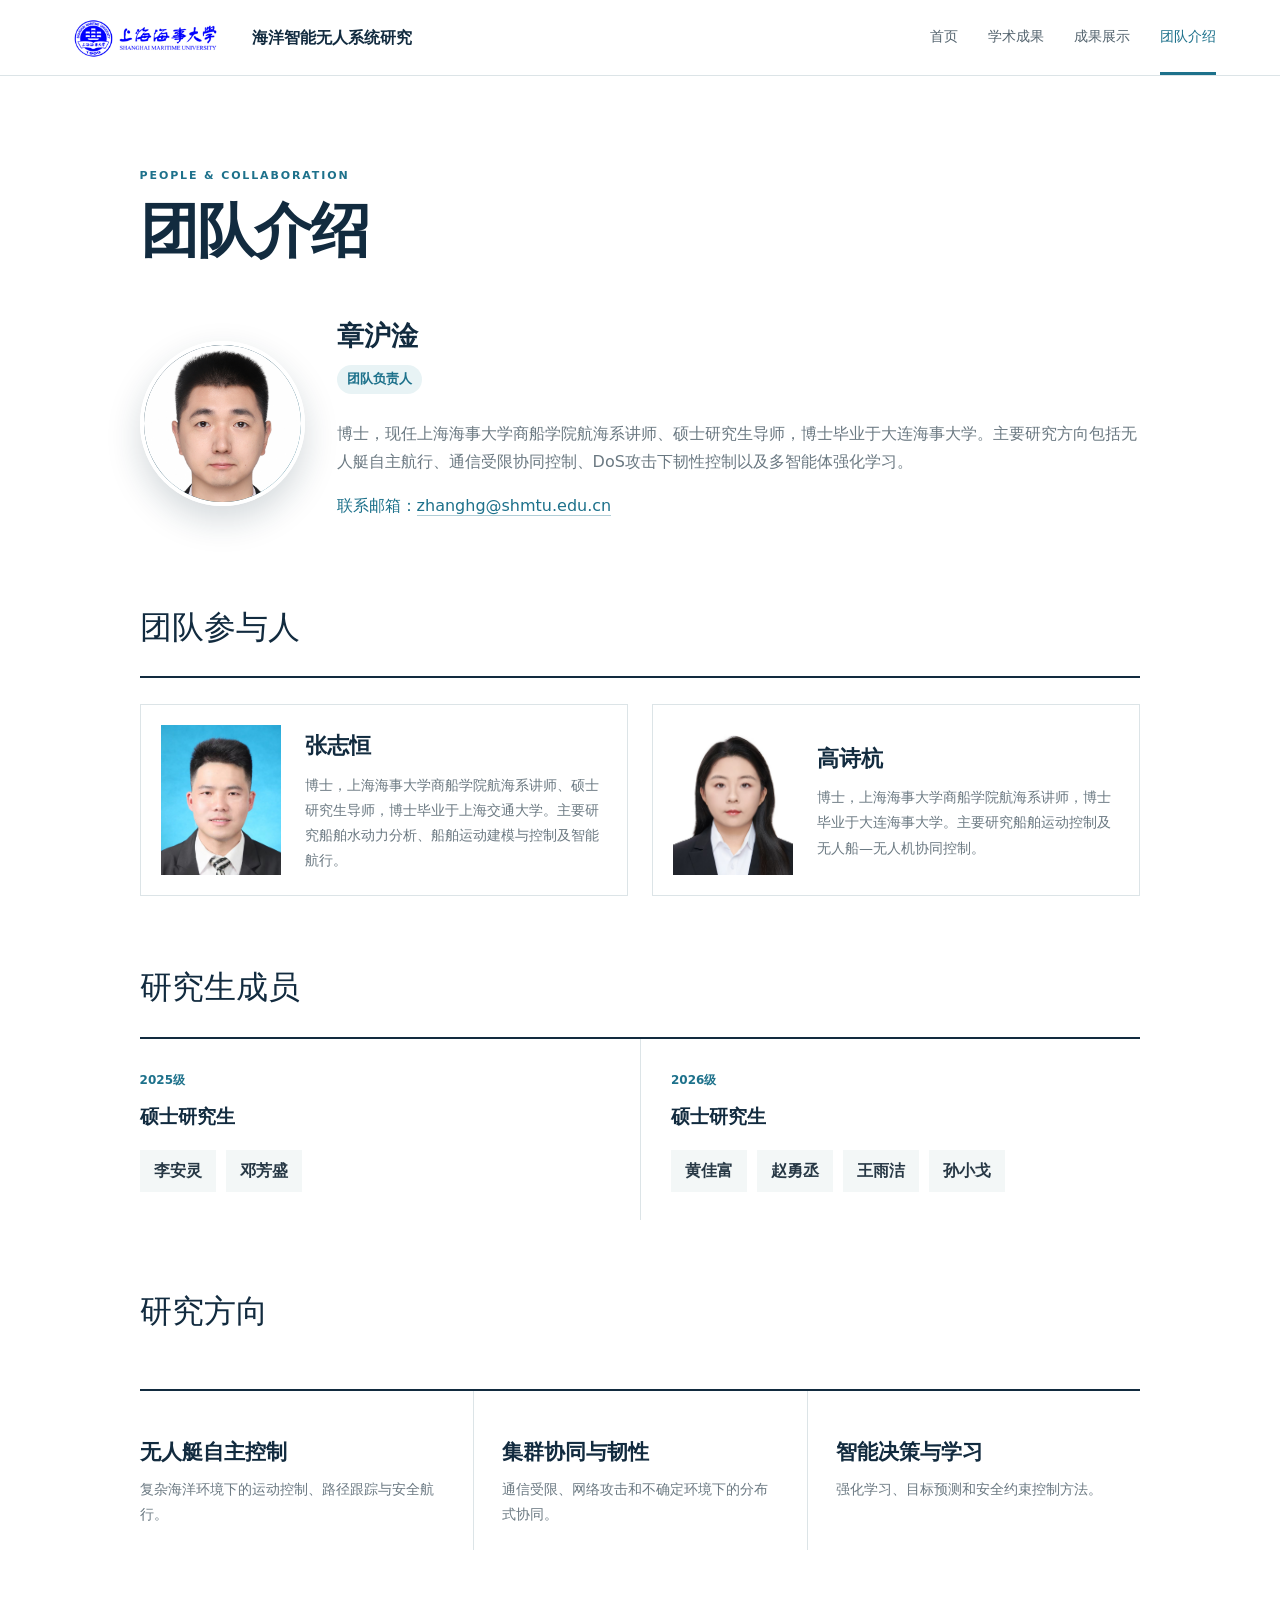
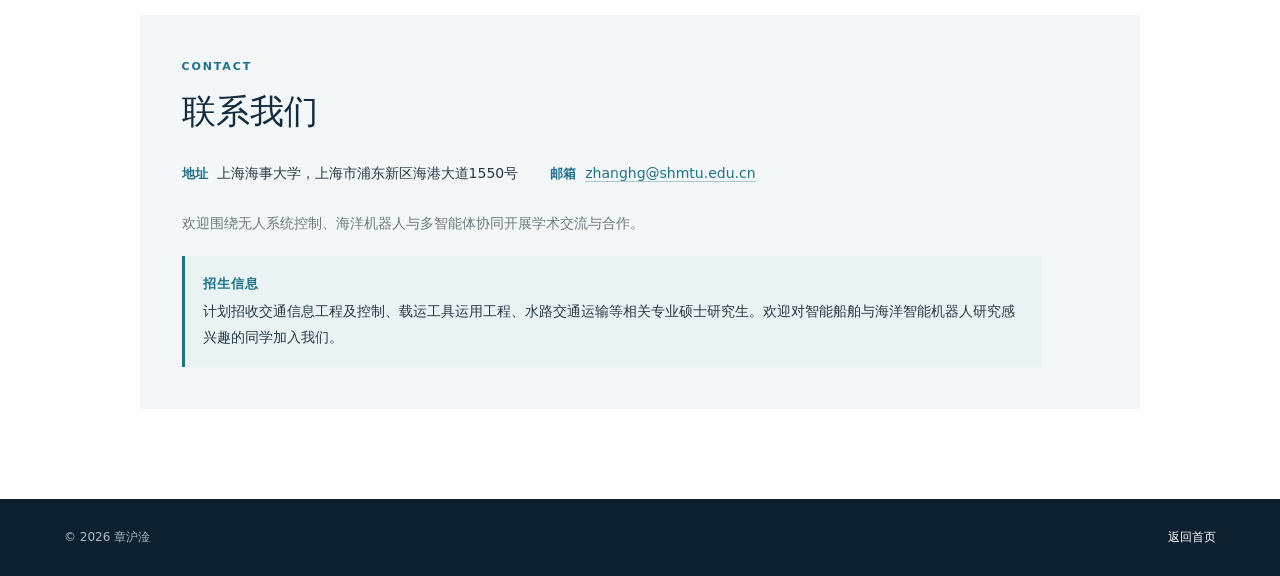
<file: team.html>
<!doctype html>
<html lang="zh-CN"><head><meta charset="utf-8"><meta name="viewport" content="width=device-width,initial-scale=1"><title>团队介绍｜章沪淦</title><link rel="stylesheet" href="styles.css"><link rel="stylesheet" href="profile.css?v=20261125-participant-bios"></head><body>
<header class="header"><a class="brand" href="index.html"><img src="assets/smu-logo.png" alt="上海海事大学"><b>海洋智能无人系统研究</b></a><button class="menu">☰</button><nav><a href="index.html">首页</a><a href="publications.html?v=20261121-academic">学术成果</a><a href="showcase.html">成果展示</a><a class="active" href="team.html">团队介绍</a></nav></header>
<main class="inner"><p class="kicker">PEOPLE & COLLABORATION</p><h1>团队介绍</h1><div class="team-lead"><img class="portrait" src="assets/zhang-hugan.jpg" alt="章沪淦个人照片"><div><h2>章沪淦</h2><p class="team-role">团队负责人</p><p>博士，现任上海海事大学商船学院航海系讲师、硕士研究生导师，博士毕业于大连海事大学。主要研究方向包括无人艇自主航行、通信受限协同控制、DoS攻击下韧性控制以及多智能体强化学习。</p><p class="email">联系邮箱：<a href="mailto:zhanghg@shmtu.edu.cn">zhanghg@shmtu.edu.cn</a></p></div></div>
<section class="team-participants"><h2 class="section-title">团队参与人</h2><div class="participant-grid"><article><img src="assets/zhang-zhiheng.jpg" alt="张志恒个人照片"><div><h3>张志恒</h3><p class="participant-bio">博士，上海海事大学商船学院航海系讲师、硕士研究生导师，博士毕业于上海交通大学。主要研究船舶水动力分析、船舶运动建模与控制及智能航行。</p></div></article><article><img src="assets/gao-shihang.jpg" alt="高诗杭个人照片"><div><h3>高诗杭</h3><p class="participant-bio">博士，上海海事大学商船学院航海系讲师，博士毕业于大连海事大学。主要研究船舶运动控制及无人船—无人机协同控制。</p></div></article></div></section>
<section class="team-members"><h2 class="section-title">研究生成员</h2><div class="member-cohorts"><article><span>2025级</span><h3>硕士研究生</h3><ul><li>李安灵</li><li>邓芳盛</li></ul></article><article><span>2026级</span><h3>硕士研究生</h3><ul><li>黄佳富</li><li>赵勇丞</li><li>王雨洁</li><li>孙小戈</li></ul></article></div></section>
<section><h2 class="section-title">研究方向</h2><div class="show-grid"><article><h3>无人艇自主控制</h3><p>复杂海洋环境下的运动控制、路径跟踪与安全航行。</p></article><article><h3>集群协同与韧性</h3><p>通信受限、网络攻击和不确定环境下的分布式协同。</p></article><article><h3>智能决策与学习</h3><p>强化学习、目标预测和安全约束控制方法。</p></article></div></section>
<section class="contact contact-panel"><div class="contact-copy"><p class="kicker">CONTACT</p><h2>联系我们</h2><dl><div><dt>地址</dt><dd>上海海事大学，上海市浦东新区海港大道1550号</dd></div><div><dt>邮箱</dt><dd><a href="mailto:zhanghg@shmtu.edu.cn">zhanghg@shmtu.edu.cn</a></dd></div></dl><p class="contact-invite">欢迎围绕无人系统控制、海洋机器人与多智能体协同开展学术交流与合作。</p><p class="contact-recruit"><span>招生信息</span>计划招收交通信息工程及控制、载运工具运用工程、水路交通运输等相关专业硕士研究生。欢迎对智能船舶与海洋智能机器人研究感兴趣的同学加入我们。</p></div></section>
</main><footer><p>© 2026 章沪淦</p><a href="index.html">返回首页</a></footer><script src="app.js"></script></body></html>
</file>
<file: styles.css>
:root{--navy:#122b3f;--blue:#1d718b;--cyan:#75d4d3;--ink:#273845;--muted:#6b7982;--line:#dce4e7;--soft:#f3f7f7;--white:#fff}*{box-sizing:border-box}html{scroll-behavior:smooth}body{margin:0;color:var(--ink);font-family:"Microsoft YaHei",system-ui,sans-serif;line-height:1.75}a{text-decoration:none;color:inherit}.header{height:76px;padding:0 max(5vw,24px);display:flex;align-items:center;position:sticky;top:0;z-index:10;background:rgba(255,255,255,.96);border-bottom:1px solid var(--line);backdrop-filter:blur(12px)}.brand{display:flex;align-items:center;gap:12px;color:var(--navy)}.brand span{display:grid;place-items:center;width:42px;height:42px;border-radius:50%;background:var(--navy);color:#fff;font:700 11px Arial;letter-spacing:.1em}.header nav{margin-left:auto;display:flex;gap:30px;height:100%}.header nav a{display:flex;align-items:center;font-size:14px;color:#53636e;border-bottom:3px solid transparent}.header nav a:hover,.header nav a.active{color:var(--blue);border-color:var(--blue)}.menu{display:none;margin-left:auto;border:0;background:none;font-size:24px}.hero{min-height:650px;padding:92px max(7vw,34px);display:grid;grid-template-columns:1.15fr .85fr;gap:70px;align-items:center;background:linear-gradient(135deg,#f8fbfb,#e7f2f3)}.kicker{margin:0 0 12px;color:var(--blue);font-size:11px;font-weight:800;letter-spacing:.17em}.hero h1,.inner>h1,.article-shell article>h1{margin:0;color:var(--navy);font-family:Georgia,"Noto Serif SC",serif;font-size:clamp(38px,4.6vw,64px);line-height:1.18;letter-spacing:-.03em}.lead{max-width:720px;margin:24px 0 32px;font-size:18px;color:#4c606c}.actions{display:flex;gap:12px}.actions a{padding:12px 20px;border:1px solid #aac6cd;font-size:14px;font-weight:700}.actions .primary{background:var(--blue);color:#fff;border-color:var(--blue)}.radar{width:min(430px,38vw);aspect-ratio:1;position:relative;border-radius:50%;background:repeating-radial-gradient(circle,transparent 0 16%,rgba(29,113,139,.14) 16.4% 16.9%);border:1px solid #b7d8dd}.radar:before,.radar:after{content:"";position:absolute;background:#afd5da}.radar:before{width:1px;inset:0 auto 0 50%}.radar:after{height:1px;inset:50% 0 auto}.radar strong{position:absolute;left:50%;top:50%;transform:translate(-50%,-50%);z-index:2;padding:18px;border-radius:50%;background:var(--navy);color:#fff}.radar img{position:absolute;width:35px;height:62px;z-index:2}.u1{left:17%;top:24%;transform:rotate(135deg)}.u2{right:17%;top:22%;transform:rotate(-135deg)}.u3{left:22%;bottom:15%;transform:rotate(45deg)}.u4{right:18%;bottom:17%;transform:rotate(-45deg)}.intro-band,.portal,.inner{padding:90px max(7vw,34px)}.intro-band>p{color:var(--blue);font-size:12px;font-weight:700}.intro-band>h2,.portal h2{font:42px Georgia,"Noto Serif SC",serif;color:var(--navy);margin:0 0 34px}.topics,.show-grid{display:grid;grid-template-columns:repeat(3,1fr);border-top:2px solid var(--navy)}.topics article,.show-grid article{padding:28px 28px 24px 0}.topics article+article,.show-grid article+article{padding-left:28px;border-left:1px solid var(--line)}.topics b,.show-grid b{color:var(--blue);font-size:12px}.topics h3,.show-grid h3{color:var(--navy);font-size:21px;margin:15px 0 7px}.topics p,.show-grid p{color:var(--muted);font-size:14px;margin:0}.portal{display:grid;grid-template-columns:.7fr 1.3fr;gap:70px;background:var(--navy);color:#fff}.portal h2{color:#fff}.portal>div>p:last-child{color:#b5c5ce}.portal-grid{display:grid;grid-template-columns:repeat(2,1fr);border:1px solid rgba(255,255,255,.18)}.portal-grid a{padding:28px;border-right:1px solid rgba(255,255,255,.18);border-bottom:1px solid rgba(255,255,255,.18)}.portal-grid small,.portal-grid span{color:var(--cyan)}.portal-grid h3{font-size:22px;margin:12px 0 4px}.portal-grid p{font-size:13px;color:#b8c8d0;margin:0 0 20px}.inner{max-width:1180px;margin:auto;min-height:700px}.page-lead{max-width:740px;color:var(--muted);font-size:17px}.filter{display:flex;gap:8px;margin:42px 0 12px}.filter button{padding:8px 15px;border:1px solid var(--line);background:#fff}.filter .selected{background:var(--navy);color:#fff}.pub-list article{display:grid;grid-template-columns:90px 1fr auto;gap:25px;padding:27px 0;border-top:1px solid var(--line);align-items:start}.pub-list span{color:var(--blue);font-size:12px;font-weight:700}.pub-list h2{margin:0 0 5px;color:var(--navy);font-size:21px}.pub-list p{margin:0;color:var(--muted)}.pub-list a{color:var(--blue);font-size:13px}.featured{display:grid;grid-template-columns:1.5fr .5fr;margin-top:45px;border:1px solid var(--line);box-shadow:0 20px 50px rgba(18,43,63,.1)}.featured video{width:100%;aspect-ratio:16/9;background:#07131b}.featured div{padding:32px;align-self:center}.featured small{color:var(--blue)}.featured h2{color:var(--navy);font-size:25px}.featured p{color:var(--muted)}.show-grid{margin-top:55px}.team-lead{display:grid;grid-template-columns:180px 1fr;gap:38px;margin:45px 0 70px;align-items:center}.portrait{width:180px;height:180px;border-radius:50%;display:grid;place-items:center;background:linear-gradient(135deg,var(--navy),var(--blue));color:#fff;font:60px Georgia}.team-lead h2{color:var(--navy);font-size:30px;margin:0}.team-lead p{color:var(--muted)}.section-title{font:32px Georgia;color:var(--navy)}.contact{margin-top:65px;padding:35px;background:var(--soft)}.article-shell{max-width:1200px;margin:auto;padding:64px 32px 90px;display:grid;grid-template-columns:230px 1fr;gap:70px}.article-shell aside{position:sticky;top:110px;align-self:start}.avatar{width:120px;height:120px;border-radius:50%;display:grid;place-items:center;background:var(--navy);color:#fff;font:700 23px Arial}.article-shell aside h2{margin:22px 0 0;color:var(--navy)}.article-shell aside p{margin:0 0 22px;color:var(--muted);font-size:12px}.article-shell aside a{display:block;padding:8px 0;border-bottom:1px solid var(--line);font-size:13px}.breadcrumb,.meta{font-size:13px;color:var(--blue)}.meta{padding-bottom:25px;border-bottom:1px solid var(--line)}.article-shell article section{margin-top:55px}.article-shell article section>h2{font:31px Georgia;color:var(--navy)}.quote{padding:20px 24px;border-left:4px solid var(--blue);background:var(--soft);font-size:17px}.number-list>div{display:grid;grid-template-columns:50px 1fr;column-gap:14px;padding:24px 0;border-top:1px solid var(--line)}.number-list b{grid-row:1/3;color:var(--blue)}.number-list h3{margin:0;color:var(--navy)}.number-list p{margin:5px 0;color:var(--muted)}.route{display:grid;grid-template-columns:repeat(3,1fr);border-top:2px solid var(--navy)}.route div{padding:24px}.route div+div{border-left:1px solid var(--line)}.route b{color:var(--blue)}footer{display:flex;justify-content:space-between;padding:28px max(5vw,24px);background:#0c2030;color:#aabcc7;font-size:12px}footer p{margin:0}footer a{color:#fff}
@media(max-width:850px){.header nav{display:none;position:absolute;top:75px;left:0;right:0;height:auto;background:#fff;padding:10px 24px 20px;flex-direction:column;gap:0}.header nav.open{display:flex}.header nav a{padding:9px 0;border:0}.menu{display:block}.hero{grid-template-columns:1fr}.radar{width:min(430px,80vw);justify-self:center}.topics,.show-grid{grid-template-columns:1fr}.topics article+article,.show-grid article+article{padding-left:0;border-left:0;border-top:1px solid var(--line)}.portal{grid-template-columns:1fr}.featured{grid-template-columns:1fr}.article-shell{grid-template-columns:1fr}.article-shell aside{position:static}.article-shell aside a{display:inline-block;margin-right:18px}.avatar{width:88px;height:88px}.pub-list article{grid-template-columns:70px 1fr}.pub-list article>a{grid-column:2}.route{grid-template-columns:1fr}.route div+div{border-left:0;border-top:1px solid var(--line)}}@media(max-width:560px){.hero,.intro-band,.portal,.inner{padding:55px 20px}.hero h1,.inner>h1,.article-shell article>h1{font-size:34px}.radar{width:85vw}.portal-grid{grid-template-columns:1fr}.portal-grid a{border-right:0}.team-lead{grid-template-columns:1fr}.portrait{width:120px;height:120px}.article-shell{padding:38px 20px}.featured div{padding:22px}footer{flex-direction:column;gap:8px}}
</file>
<file: home.css>
.home-page{background:#fff}.home-hero{min-height:690px;padding:86px max(7vw,34px);display:grid;grid-template-columns:minmax(0,1.12fr) minmax(380px,.88fr);align-items:center;gap:7vw;overflow:hidden;background:linear-gradient(135deg,#f8fbfb 0%,#edf6f6 58%,#dcecef 100%)}.home-eyebrow,.section-heading>div>p,.research-path>div>p,.home-links>div>p{margin:0 0 12px;color:var(--blue);font-size:11px;font-weight:800;letter-spacing:.18em}.hero-copy h1{margin:0;color:var(--navy);font:clamp(42px,4.7vw,70px)/1.17 Georgia,"Noto Serif SC",serif;letter-spacing:-.035em}.hero-copy h1 em{color:var(--blue);font-style:normal}.hero-copy>p:not(.home-eyebrow){max-width:760px;margin:25px 0 30px;color:#526773;font-size:17px;line-height:1.9}.hero-actions{display:flex;gap:12px}.hero-actions a{padding:12px 23px;border:1px solid var(--navy);background:var(--navy);color:#fff;font-size:14px;font-weight:700}.hero-actions a.ghost{background:transparent;color:var(--navy)}.hero-tags{display:flex;flex-wrap:wrap;gap:8px;margin:28px 0 0;padding:0;list-style:none}.hero-tags li{padding:5px 11px;border:1px solid #bfd4d8;border-radius:99px;color:#55717b;font-size:12px}.system-map{width:min(440px,38vw);aspect-ratio:1;position:relative;justify-self:center}.system-map:before{content:"";position:absolute;inset:8%;border-radius:50%;background:radial-gradient(circle at center,rgba(29,113,139,.15),rgba(29,113,139,.03) 48%,transparent 49%)}.orbit{position:absolute;left:50%;top:50%;border:1px solid rgba(29,113,139,.3);border-radius:50%;transform:translate(-50%,-50%)}.orbit-one{width:70%;height:70%}.orbit-two{width:100%;height:100%;border-style:dashed}.map-core{position:absolute;left:50%;top:50%;width:190px;height:190px;transform:translate(-50%,-50%);display:flex;flex-direction:column;align-items:center;justify-content:center;border-radius:50%;background:var(--navy);color:#fff;box-shadow:0 24px 55px rgba(18,43,63,.28);text-align:center}.map-core small{color:var(--cyan);font:700 10px Arial;letter-spacing:.2em}.map-core strong{margin:7px 0;font-size:21px}.map-core span{font-size:11px;color:#b9d0da}.map-node{position:absolute;min-width:92px;padding:9px 13px;border:1px solid #b8d5da;background:rgba(255,255,255,.92);box-shadow:0 12px 28px rgba(18,43,63,.09);color:var(--navy);font-size:12px;font-weight:700;text-align:center}.node-a{left:0;top:18%}.node-b{right:-3%;top:25%}.node-c{left:1%;bottom:17%}.node-d{right:3%;bottom:12%}.research-focus{padding:100px max(7vw,34px)}.section-heading{display:grid;grid-template-columns:1fr 1fr;gap:70px;align-items:end;margin-bottom:48px}.section-heading h2,.research-path h2,.home-links h2{margin:0;color:var(--navy);font:clamp(34px,3.5vw,50px)/1.2 Georgia,"Noto Serif SC",serif}.section-heading>p{max-width:520px;margin:0;color:var(--muted)}.direction-grid{display:grid;grid-template-columns:repeat(2,minmax(0,1fr));border-top:2px solid var(--navy);border-left:1px solid var(--line)}.direction-grid article{position:relative;min-height:390px;padding:36px 38px;border-right:1px solid var(--line);border-bottom:1px solid var(--line);transition:.25s ease}.direction-grid article:hover{background:#f4f8f8;transform:translateY(-3px);box-shadow:0 18px 45px rgba(18,43,63,.08)}.direction-grid article>span{color:var(--blue);font:700 12px Arial}.direction-grid h3{max-width:580px;margin:18px 0 14px;color:var(--navy);font-size:23px;line-height:1.55}.direction-grid p{margin:0;color:var(--muted);font-size:14px}.direction-grid ul{margin:22px 0 0;padding:18px 0 0;border-top:1px solid var(--line);list-style:none}.direction-grid li{display:inline-block;margin:0 14px 5px 0;color:var(--blue);font-size:12px}.research-path{padding:80px max(7vw,34px);display:grid;grid-template-columns:.72fr 1.28fr;gap:70px;background:var(--navy);color:#fff}.research-path h2{color:#fff}.research-path ol{margin:0;padding:0;list-style:none;border-top:1px solid rgba(255,255,255,.26)}.research-path li{display:grid;grid-template-columns:54px 180px 1fr;gap:12px;padding:22px 0;border-bottom:1px solid rgba(255,255,255,.18);align-items:center}.research-path li b{color:var(--cyan);font:700 12px Arial}.research-path li strong{font-size:15px}.research-path li span{color:#b8c9d1;font-size:13px}.home-links{padding:94px max(7vw,34px);display:grid;grid-template-columns:.7fr 1.3fr;gap:70px}.home-links nav{display:grid;grid-template-columns:repeat(2,1fr);border-top:2px solid var(--navy);border-left:1px solid var(--line)}.home-links a{min-height:150px;padding:27px;border-right:1px solid var(--line);border-bottom:1px solid var(--line);display:flex;flex-direction:column;justify-content:space-between}.home-links a span{color:var(--blue);font-size:12px}.home-links a b{color:var(--navy);font-size:17px}.home-links a:hover{background:var(--soft)}@media(max-width:960px){.home-hero{grid-template-columns:1fr;padding-top:70px}.system-map{width:min(430px,76vw);margin-top:20px}.section-heading,.research-path,.home-links{grid-template-columns:1fr}.direction-grid{grid-template-columns:1fr}.direction-grid article{min-height:auto}.research-path,.home-links{gap:40px}}@media(max-width:600px){.home-hero,.research-focus,.research-path,.home-links{padding:58px 20px}.hero-copy h1{font-size:38px}.system-map{width:85vw}.map-core{width:145px;height:145px}.map-core strong{font-size:16px}.map-node{min-width:80px;padding:7px;font-size:10px}.section-heading{gap:24px}.direction-grid article{padding:28px 22px}.direction-grid h3{font-size:20px}.research-path li{grid-template-columns:42px 1fr}.research-path li span{grid-column:2}.home-links nav{grid-template-columns:1fr}}
</file>
<file: radar.css>
.radar-map {
  isolation: isolate;
  border: 1px solid rgba(29,113,139,.28);
  border-radius: 50%;
  overflow: hidden;
  background: rgba(242,250,250,.68);
  box-shadow: 0 28px 60px rgba(18,43,63,.12), inset 0 0 55px rgba(29,113,139,.08);
}

.radar-map::before,
.radar-map::after {
  content: "";
  position: absolute;
  inset: auto;
  z-index: 1;
  background: rgba(29,113,139,.2);
}

.radar-map::before { left: 50%; top: 0; width: 1px; height: 100%; }
.radar-map::after { left: 0; top: 50%; width: 100%; height: 1px; }

.radar-grid {
  position: absolute;
  inset: 0;
  z-index: 0;
  border-radius: 50%;
  background: repeating-radial-gradient(circle at center, transparent 0 13.7%, rgba(29,113,139,.22) 14% 14.35%, transparent 14.65% 27.8%);
}

.radar-sweep {
  position: absolute;
  inset: -1px;
  z-index: 2;
  border-radius: 50%;
  background: conic-gradient(from -26deg, transparent 0deg, rgba(84,208,205,.03) 30deg, rgba(84,208,205,.32) 55deg, transparent 58deg);
  animation: radarSweep 5s linear infinite;
  transform-origin: center;
}

.radar-pulse {
  position: absolute;
  left: 50%;
  top: 50%;
  z-index: 3;
  width: 17%;
  aspect-ratio: 1;
  border: 2px solid rgba(66,201,199,.75);
  border-radius: 50%;
  opacity: 0;
  transform: translate(-50%,-50%) scale(.5);
  animation: radarPulse 3.6s ease-out infinite;
}

.pulse-two { animation-delay: 1.2s; }
.pulse-three { animation-delay: 2.4s; }

.center-usv {
  position: absolute;
  left: 50%;
  top: 50%;
  z-index: 6;
  width: 82px;
  height: 82px;
  display: grid;
  place-items: center;
  border: 3px solid rgba(255,255,255,.85);
  border-radius: 50%;
  background: var(--navy);
  box-shadow: 0 12px 28px rgba(18,43,63,.28);
  transform: translate(-50%,-50%);
}

.center-usv img {
  width: 31px;
  height: 55px;
  filter: drop-shadow(0 4px 5px rgba(0,0,0,.22));
}

.radar-usv {
  position: absolute;
  z-index: 5;
  width: 34px;
  height: 58px;
  filter: drop-shadow(0 6px 7px rgba(0,89,103,.2));
}

.boat-one { left: 18%; top: 20%; transform: rotate(-38deg); }
.boat-two { right: 17%; top: 18%; transform: rotate(38deg); }
.boat-three { left: 21%; bottom: 15%; transform: rotate(-135deg); }
.boat-four { right: 19%; bottom: 17%; transform: rotate(135deg); }

@keyframes radarSweep { to { transform: rotate(360deg); } }
@keyframes radarPulse {
  0% { opacity: .75; transform: translate(-50%,-50%) scale(.5); }
  82%,100% { opacity: 0; transform: translate(-50%,-50%) scale(5.25); }
}

@media (max-width:600px) {
  .center-usv { width: 66px; height: 66px; }
  .center-usv img { width: 25px; height: 45px; }
  .radar-usv { width: 28px; height: 49px; }
}

@media (prefers-reduced-motion:reduce) {
  .radar-sweep,
  .radar-pulse { animation: none; }
}
</file>
<file: home-tuning.css>
.home-page {
  --navy: #0b2d45;
  --blue: #08738a;
  --cyan: #27b3a6;
  --ink: #203746;
  --muted: #607581;
  --line: #d6e2e5;
  --soft: #f1f6f7;
  background: #f7fafb;
}

.home-hero {
  position: relative;
  isolation: isolate;
  background: linear-gradient(135deg,#f5fafb 0%,#e4f0f2 58%,#cfe3e7 100%);
}

.home-hero::before {
  content: "";
  position: absolute;
  inset: 0;
  z-index: -2;
  opacity: .42;
  background-image:
    linear-gradient(rgba(8,115,138,.085) 1px, transparent 1px),
    linear-gradient(90deg, rgba(8,115,138,.085) 1px, transparent 1px);
  background-size: 44px 44px;
  mask-image: linear-gradient(90deg, transparent, #000 18%, #000 82%, transparent);
}

.home-hero::after {
  content: "";
  position: absolute;
  right: 6%;
  top: 8%;
  z-index: -1;
  width: 42vw;
  height: 42vw;
  border-radius: 50%;
  background: radial-gradient(circle, rgba(39,179,166,.24), transparent 68%);
  filter: blur(14px);
}

.hero-copy,
.radar-map {
  position: relative;
  z-index: 1;
}

.hero-copy > p:not(.home-eyebrow) {
  color: #435f6d;
}

.hero-tags li {
  border-color: rgba(8,115,138,.28);
  background: rgba(255,255,255,.48);
  color: #315c6a;
}

.capability-band {
  position: relative;
  z-index: 3;
  display: grid;
  grid-template-columns: repeat(4, minmax(0,1fr));
  margin: -38px max(5vw,24px) 0;
  border-top: 3px solid var(--cyan);
  background: linear-gradient(135deg,#0a2d45 0%,#123e53 100%);
  box-shadow: 0 22px 58px rgba(7,38,58,.24);
}

.capability-band article {
  min-height: 126px;
  padding: 25px 27px 23px;
}

.capability-band article + article {
  border-left: 1px solid rgba(255,255,255,.14);
}

.capability-band span {
  display: block;
  margin-bottom: 13px;
  color: #57d2c7;
  font-size: 13px;
  font-weight: 700;
  letter-spacing: .08em;
}

.capability-band strong {
  display: block;
  color: #fff;
  font-size: 17px;
  line-height: 1.55;
}

.capability-band p {
  margin: 10px 0 0;
  color: #bdced5;
  font-size: 14px;
  line-height: 1.7;
}

.research-focus {
  padding-top: 92px;
  padding-bottom: 88px;
  background:
    radial-gradient(circle at 92% 18%, rgba(39,179,166,.12), transparent 22%),
    #f7fafb;
}

.section-heading {
  grid-template-columns: minmax(300px, .72fr) minmax(520px, 1.28fr);
  gap: clamp(42px, 6vw, 94px);
  align-items: center;
  margin-bottom: 34px;
  padding-bottom: 34px;
  border-bottom: 1px solid var(--line);
}

.section-heading > div {
  padding-left: 18px;
  border-left: 3px solid var(--blue);
}

.section-heading h2 {
  font-size: clamp(36px, 3.2vw, 48px);
}

.section-heading > p {
  max-width: none;
  margin: 0;
  padding: 3px 0 3px 28px;
  border-left: 1px solid #b9cdd2;
  color: #4d6672;
  font-size: 16px;
  line-height: 2;
}

.direction-grid {
  gap: 18px;
  border: 0;
  background: transparent;
}

.direction-grid article {
  min-height: 320px;
  overflow: hidden;
  border: 1px solid var(--line);
  border-radius: 4px;
  background: linear-gradient(145deg,#fff 0%,#fff 70%,#edf5f5 100%);
  box-shadow: 0 12px 30px rgba(11,45,69,.07);
}

.direction-grid article::before {
  content: "";
  position: absolute;
  left: 0;
  top: 0;
  width: 100%;
  height: 4px;
  background: linear-gradient(90deg,var(--blue),var(--cyan));
}

.direction-grid article > span {
  display: inline-grid;
  width: 38px;
  height: 38px;
  place-items: center;
  border-radius: 50%;
  background: #dff2f0;
  color: var(--blue);
  font-size: 13px;
}

.direction-grid article:hover {
  border-color: #9bc9cd;
  background: linear-gradient(145deg,#fff,#e8f4f3);
  box-shadow: 0 20px 45px rgba(11,45,69,.13);
}

.direction-grid li {
  margin-right: 7px;
  padding: 5px 10px;
  border-radius: 99px;
  background: #e0f2f0;
  color: #086f7e;
  font-size: 13px;
}

@media (max-width: 960px) {
  .capability-band {
    grid-template-columns: repeat(2,1fr);
    margin-top: -26px;
  }

  .capability-band article:nth-child(3) {
    border-left: 0;
    border-top: 1px solid rgba(255,255,255,.14);
  }

  .capability-band article:nth-child(4) {
    border-top: 1px solid rgba(255,255,255,.14);
  }

  .section-heading {
    grid-template-columns: 1fr;
    gap: 25px;
  }

  .section-heading > p {
    max-width: 780px;
    padding-left: 18px;
    border-left: 2px solid #bfd1d6;
  }
}

@media (max-width: 600px) {
  .home-hero::before {
    background-size: 32px 32px;
  }

  .capability-band {
    grid-template-columns: 1fr;
    margin: -18px 20px 0;
  }

  .capability-band article {
    min-height: auto;
    padding: 21px 22px;
  }

  .capability-band article + article {
    border-left: 0;
    border-top: 1px solid rgba(255,255,255,.14);
  }

  .research-focus {
    padding-top: 66px;
    padding-bottom: 60px;
  }

  .section-heading {
    margin-bottom: 24px;
    padding-bottom: 26px;
  }

  .section-heading > p {
    padding-left: 14px;
    font-size: 14px;
    line-height: 1.9;
  }
}
</file>
<file: publications.css>
.metrics-note{max-width:720px;margin:12px 0 0;color:var(--muted);font-size:13px;line-height:1.7}.year-nav{display:flex;flex-wrap:wrap;gap:10px;margin:28px 0 54px}.year-nav a{padding:8px 16px;border:1px solid var(--line);color:var(--blue);font-size:13px;font-weight:700}.year-nav a:hover{background:var(--navy);border-color:var(--navy);color:#fff}.year-group{scroll-margin-top:100px;margin-top:58px}.year-group>h2{display:flex;align-items:baseline;gap:14px;margin:0;border-bottom:2px solid var(--navy);padding-bottom:10px;color:var(--navy);font:38px Georgia,serif}.year-group>h2 small{font:12px "Microsoft YaHei",sans-serif;color:var(--blue);letter-spacing:.08em}.paper-list{counter-reset:paper}.paper-list article{counter-increment:paper;position:relative;padding:24px 20px 24px 58px;border-bottom:1px solid var(--line)}.paper-list article:before{content:counter(paper,decimal-leading-zero);position:absolute;left:0;top:26px;color:var(--blue);font:700 12px Arial}.paper-list h3{margin:0 0 7px;color:var(--navy);font-size:18px;line-height:1.5}.paper-list p{margin:0 0 3px;color:var(--muted);font-size:13px}.paper-list cite{color:var(--blue);font-size:13px;font-style:normal}.if-badge{display:inline-block;margin-left:9px;padding:2px 7px;border:1px solid rgba(14,112,136,.28);border-radius:999px;background:rgba(14,112,136,.08);color:var(--blue);font:700 11px/1.35 Arial,sans-serif;vertical-align:2px;white-space:nowrap}.patent-block{margin-top:80px;padding:34px;background:var(--soft)}.patent-block h2{margin:0 0 8px;color:var(--navy)}.patent-block p:last-child{margin:0;color:var(--muted)}@media(max-width:560px){.year-nav{margin:24px 0 40px}.year-group{margin-top:44px}.paper-list article{padding-left:42px}.paper-list h3{font-size:16px}.if-badge{margin-left:6px}}

.if-badge,.cas-badge,.top-badge,.jcr-badge{display:inline-flex;align-items:center;margin-left:6px;padding:3px 9px;border-radius:7px;font:700 12px/1.35 "Microsoft YaHei",sans-serif;vertical-align:2px;white-space:nowrap}
.cas-badge{border:1px solid #c8c9ff;background:#f2f2ff;color:#3b3ca5}
.top-badge{border:1px solid #6e3df0;background:#6e3df0;color:#fff}
.jcr-badge{border:1px solid #31936f;background:#31936f;color:#fff}
.if-badge{border:1px solid #a8e3cb;background:#f3fff9;color:#155e4b;font-family:Consolas,"Courier New",monospace;letter-spacing:.03em;box-shadow:none}
.excellence-badge{display:inline-block;margin-left:9px;padding:2px 7px;border:1px solid #d5b35f;border-radius:999px;background:#fff7dc;color:#8a6818;font:700 12px/1.35 "Microsoft YaHei",sans-serif;vertical-align:2px;white-space:nowrap}
.ei-badge{display:inline-block;margin-left:9px;padding:2px 7px;border:1px solid #86b9db;border-radius:999px;background:#eef8ff;color:#176493;font:700 12px/1.35 Arial,sans-serif;vertical-align:2px;white-space:nowrap}
@media(max-width:560px){.if-badge,.cas-badge,.top-badge,.jcr-badge{margin:5px 5px 0 0;padding:3px 7px;font-size:11px}}
</file>
<file: patents.css>
.patent-block { scroll-margin-top:100px; padding:42px; }
.patent-block > h2 { margin:0 0 30px; font:32px Georgia,"Noto Serif SC",serif; }
.patent-year + .patent-year { margin-top:42px; }
.patent-year > h3 { display:flex; align-items:baseline; gap:12px; margin:0; padding-bottom:8px; border-bottom:2px solid var(--navy); color:var(--navy); font:30px Georgia,serif; }
.patent-year > h3 small { color:var(--blue); font:12px "Microsoft YaHei",sans-serif; }
.patent-list article { background:transparent; }
.transfer-badge { display:inline-block; margin-left:10px; padding:2px 8px; border:1px solid #d4a64a; border-radius:999px; background:#fff7df; color:#8a6010; font:700 12px/1.45 "Microsoft YaHei",sans-serif; vertical-align:1px; white-space:nowrap; }
@media (max-width:560px) { .patent-block { padding:26px 20px; } }
</file>
<file: badges.css>
.paper-list cite a {
  color: var(--navy);
  border-bottom: 1px solid var(--blue);
}

.esi-badge {
  display: inline-block;
  margin-left: 8px;
  padding: 3px 8px;
  border-radius: 999px;
  background: #fff0d7;
  color: #a75a00;
  font: 700 12px "Microsoft YaHei", sans-serif;
  vertical-align: middle;
  white-space: nowrap;
}
</file>
<file: showcase.css>
.showcase-item {
  margin-top: 32px;
}

.inner > .featured:first-of-type {
  margin-top: 28px;
}

.inner > .show-grid {
  margin-top: 24px;
}

/* Full-width video with its caption placed underneath. */
.inner > .featured {
  grid-template-columns:1fr;
}

.inner > .featured > div {
  padding:30px 42px 34px;
}

.inner > .featured p {
  margin:18px 0 0;
  font-size:16px;
  line-height:1.9;
}

@media(max-width:850px){
  .inner > .featured > div{padding:24px 22px 28px}
  .inner > .featured p{font-size:15px}
}
</file>
<file: profile.css>
.team-lead {
  grid-template-columns: 165px 1fr;
  gap: 32px;
}

.team-lead .portrait {
  width: 165px;
  height: 165px;
  display: block;
  object-fit: cover;
  object-position: center 18%;
  border: 4px solid #fff;
  box-shadow: 0 14px 34px rgba(18, 43, 63, 0.18);
}

.team-lead h2 {
  font-size: 27px;
}

.team-role {
  display:inline-block;
  margin:6px 0 10px !important;
  padding:3px 10px;
  border-radius:999px;
  background:#e8f3f5;
  color:var(--blue) !important;
  font-size:13px;
  font-weight:700;
}

.team-lead .email,
.team-lead .email a,
.contact a {
  color: var(--blue);
}

.team-lead .email a,
.contact a {
  border-bottom: 1px solid rgba(29, 113, 139, 0.35);
}

.team-members {
  margin-bottom: 70px;
}

.team-participants {
  margin-bottom:70px;
}

.participant-grid {
  display:grid;
  grid-template-columns:repeat(2,minmax(0,1fr));
  gap:24px;
  border-top:2px solid var(--navy);
  padding-top:26px;
}

.participant-grid article {
  display:grid;
  grid-template-columns:120px 1fr;
  gap:24px;
  align-items:center;
  padding:20px;
  border:1px solid var(--line);
  background:#fff;
}

.participant-grid img {
  width:120px;
  height:150px;
  object-fit:cover;
  object-position:center top;
}

.participant-grid h3 {
  margin:0 0 7px;
  color:var(--navy);
  font-size:22px;
}

.participant-grid p {
  margin:0;
  color:var(--muted);
  font-size:14px;
  line-height:1.8;
}

.member-cohorts {
  display: grid;
  grid-template-columns: repeat(2, 1fr);
  border-top: 2px solid var(--navy);
}

.member-cohorts article {
  padding: 26px 30px 28px 0;
}

.member-cohorts article + article {
  padding-left: 30px;
  border-left: 1px solid var(--line);
}

.member-cohorts span {
  color: var(--blue);
  font-size: 12px;
  font-weight: 700;
}

.member-cohorts h3 {
  margin: 8px 0 16px;
  color: var(--navy);
}

.member-cohorts ul {
  display: flex;
  flex-wrap: wrap;
  gap: 10px;
  margin: 0;
  padding: 0;
  list-style: none;
}

.member-cohorts li {
  padding: 7px 14px;
  background: var(--soft);
  color: var(--ink);
  font-size: 16px;
  font-weight: 700;
}

.contact-panel {
  display: block;
  padding: 42px;
  background: var(--soft);
}

.contact-copy {
  max-width: 860px;
}

.contact-copy h2 {
  margin: 0 0 26px;
  color: var(--navy);
  font: 34px Georgia, "Noto Serif SC", serif;
}

.contact-copy dl {
  display: flex;
  align-items: center;
  flex-wrap: wrap;
  gap: 14px 32px;
  margin: 0;
}

.contact-copy dl > div {
  display: flex;
  align-items: baseline;
  gap: 9px;
  white-space: nowrap;
}

.contact-copy dt {
  color: var(--blue);
  font-size: 13px;
  font-weight: 700;
}

.contact-copy dd {
  margin: 0;
  color: var(--ink);
  font-size: 14px;
}

.contact-invite {
  margin: 26px 0 0;
  color: var(--muted);
  font-size: 14px;
}

.contact-recruit {
  margin: 20px 0 0;
  padding: 16px 18px;
  border-left: 3px solid var(--blue);
  background: #e9f3f4;
  color: var(--ink);
  font-size: 14px;
  line-height: 1.85;
}

.contact-recruit span {
  display: block;
  margin-bottom: 3px;
  color: var(--blue);
  font-size: 13px;
  font-weight: 700;
  letter-spacing: .08em;
}

@media (max-width: 560px) {
  .team-lead {
    grid-template-columns: 1fr;
  }

  .team-lead .portrait {
    width: 120px;
    height: 120px;
  }

  .member-cohorts {
    grid-template-columns: 1fr;
  }

  .participant-grid {
    grid-template-columns:1fr;
  }

  .participant-grid article {
    grid-template-columns:96px 1fr;
    gap:18px;
    padding:16px;
  }

  .participant-grid img {
    width:96px;
    height:120px;
  }

  .member-cohorts article + article {
    padding-left: 0;
    border-left: 0;
    border-top: 1px solid var(--line);
  }

  .contact-panel {
    padding: 26px 20px;
  }
}
</file>
